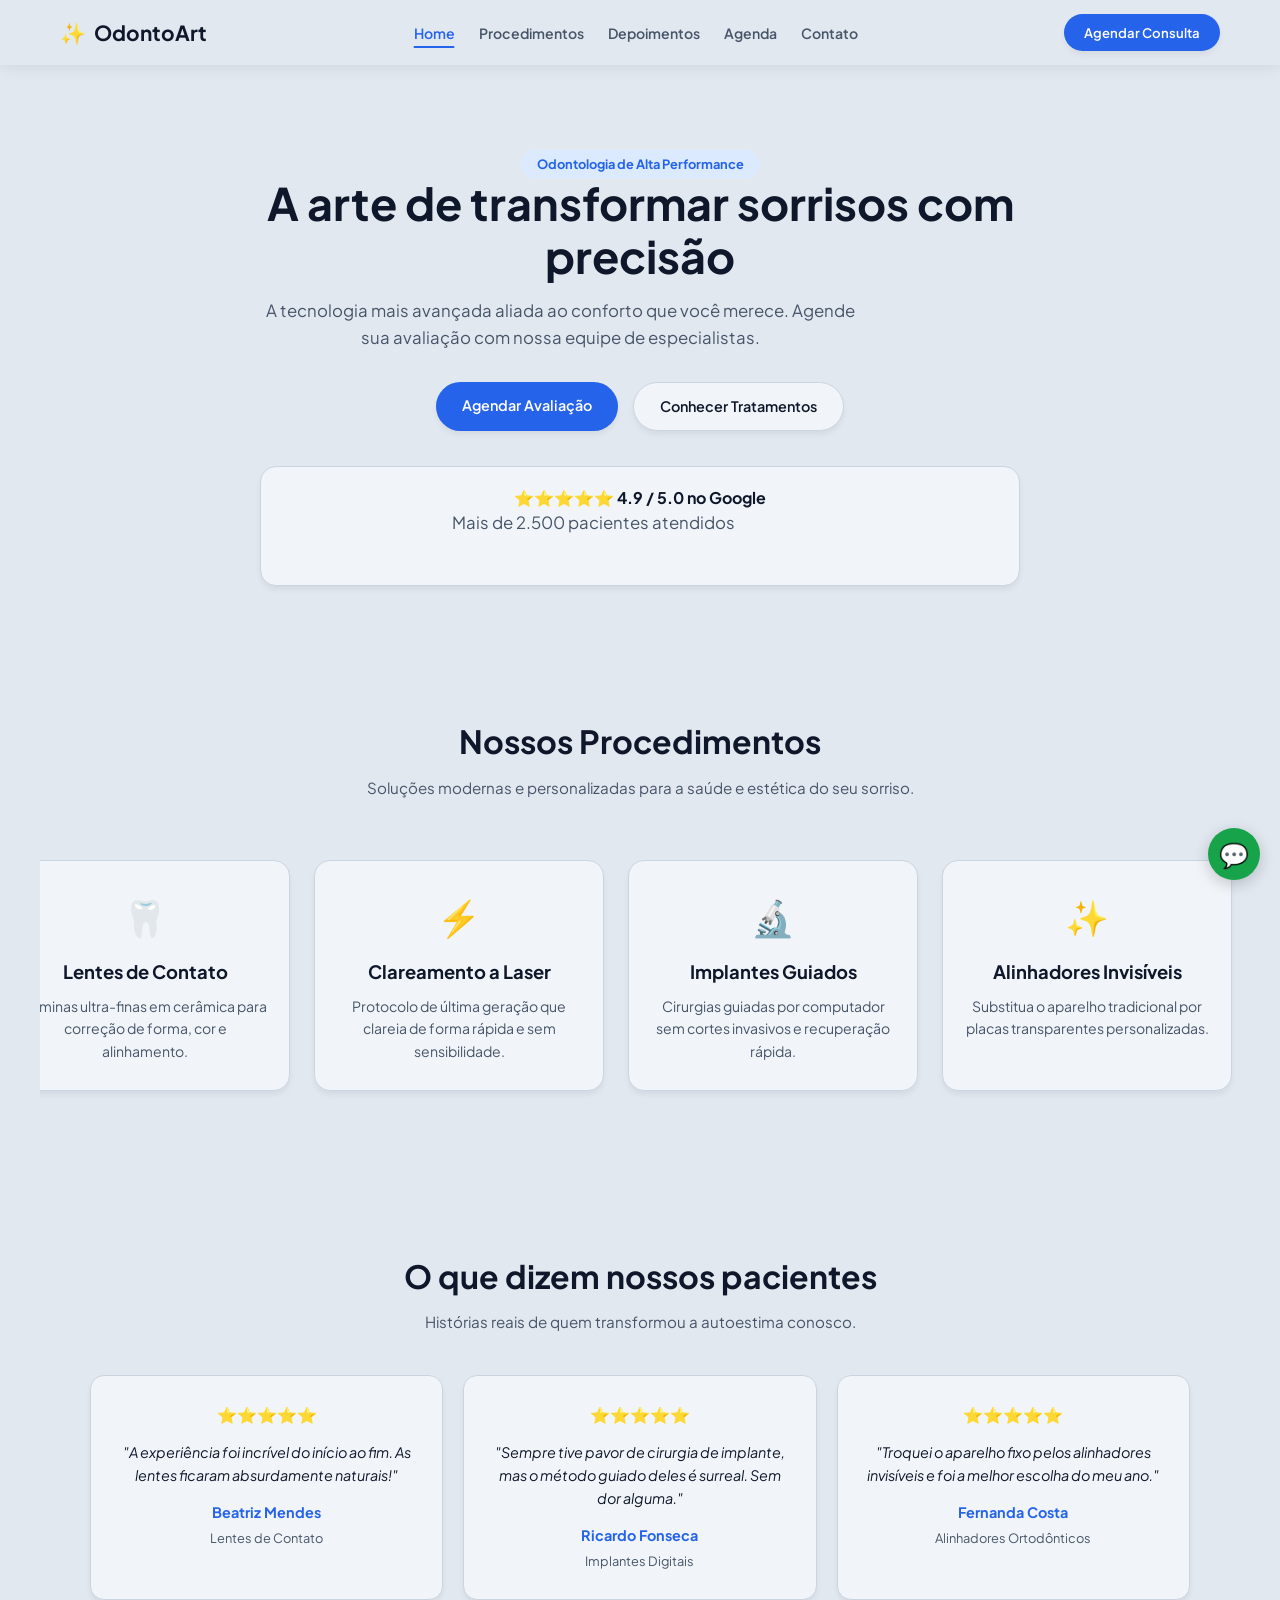
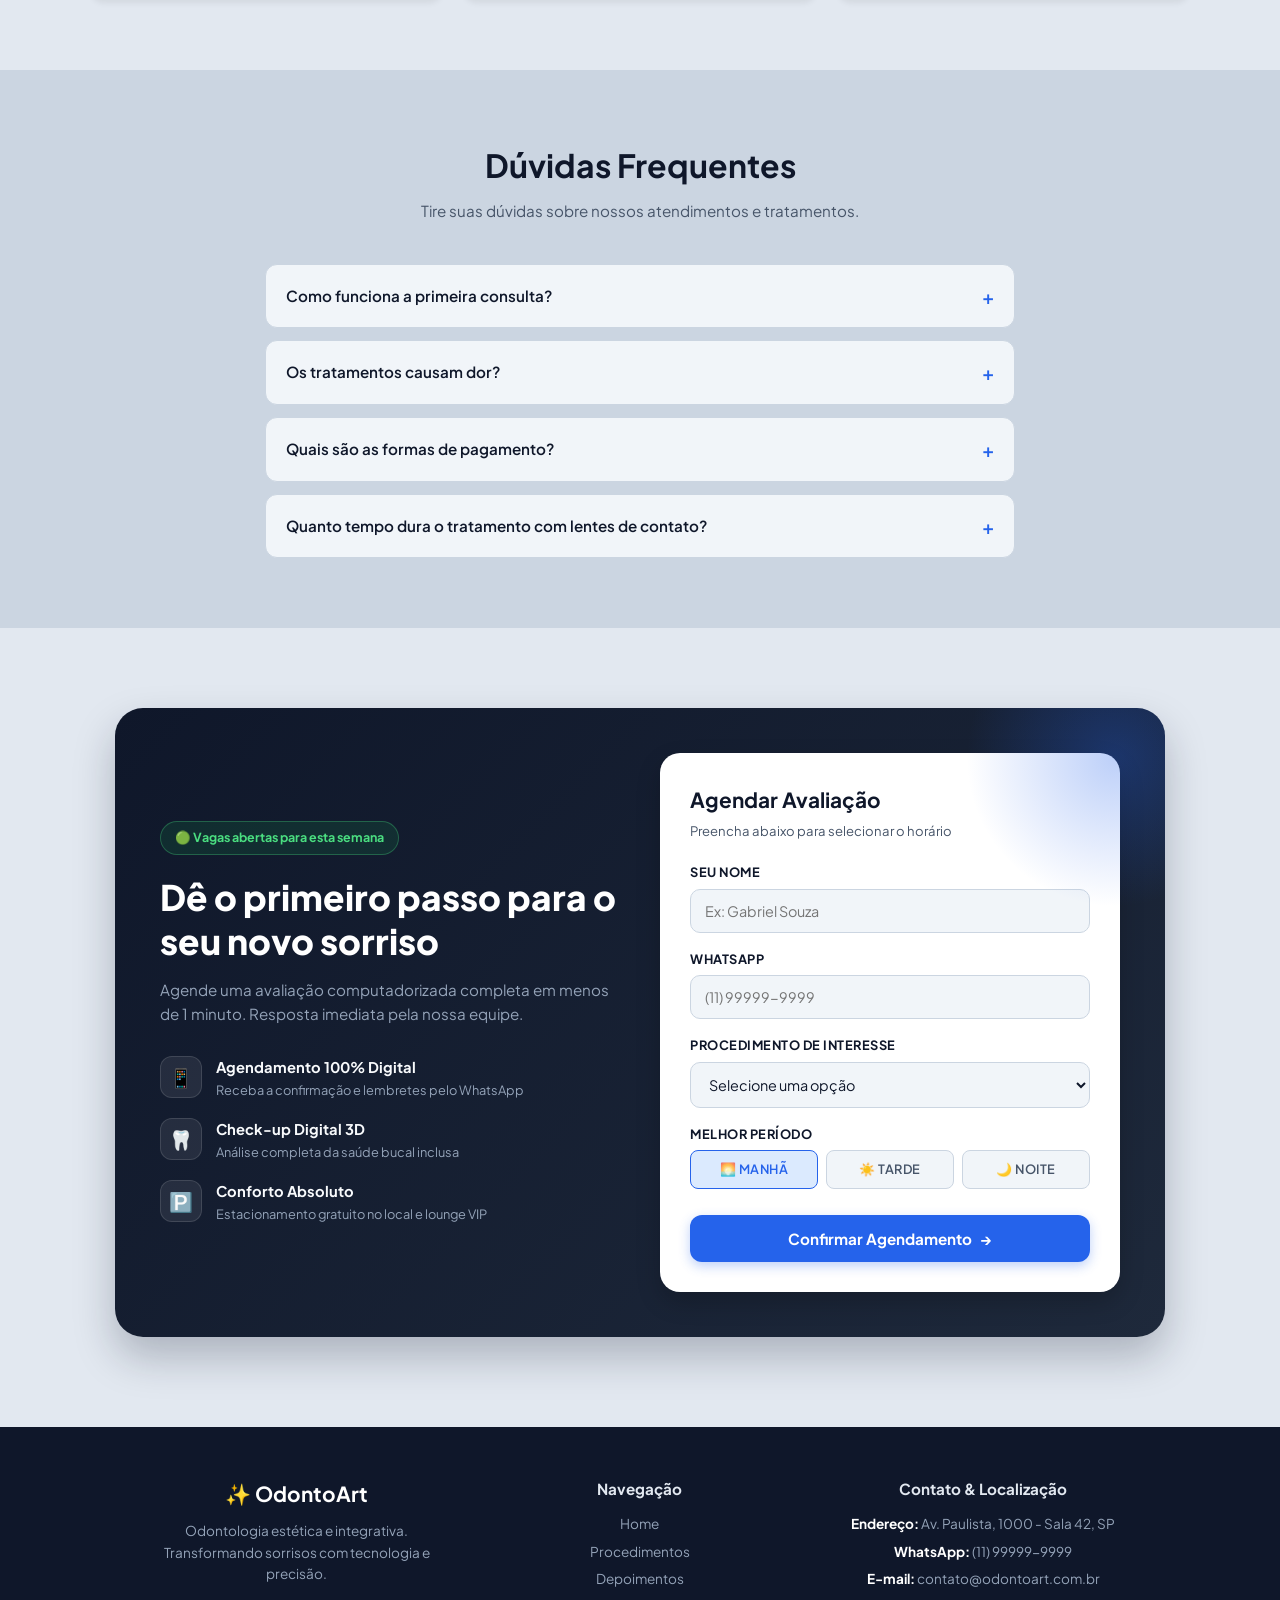
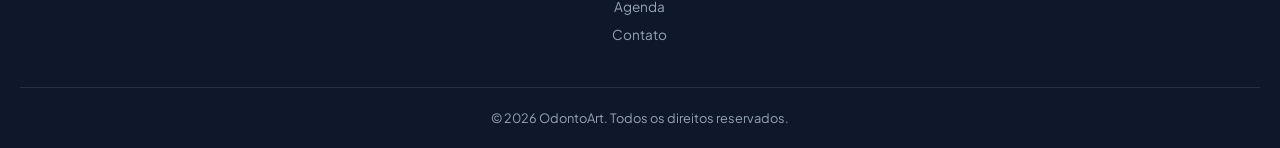
<file: index.html>
<!DOCTYPE html>
<html lang="pt-BR">
<head>
  <meta charset="UTF-8">
  <meta name="viewport" content="width=device-width, initial-scale=1.0">
  <title>OdontoArt - Home</title>
  <link href="https://fonts.googleapis.com/css2?family=Plus+Jakarta+Sans:wght@300;400;500;600;700;800&display=swap" rel="stylesheet">
  <link rel="stylesheet" href="styles.css">
</head>
<body>

  <!-- Header / Navbar -->
  <header>
    <div class="header-container">
      <div class="logo">
        <span class="logo-icon">✨</span> OdontoArt
      </div>
      <nav>
        <ul>
          <li><a href="index.html" class="nav-link active">Home</a></li>
          <li><a href="procedimentos.html" class="nav-link">Procedimentos</a></li>
          <li><a href="depoimentos.html" class="nav-link">Depoimentos</a></li>
          <li><a href="agendas.html" class="nav-link">Agenda</a></li>
          <li><a href="contato.html" class="nav-link">Contato</a></li>
        </ul>
      </nav>
      <a href="https://wa.me/5511999999999?text=Olá!%20Gostaria%20de%20agendar%20uma%20consulta%20na%20OdontoArt." target="_blank" class="btn-header">Agendar Consulta</a>
    </div>
  </header>

  <main>
    <!-- Hero / Apresentação Inicial -->
    <section class="hero-section">
      <div class="hero-content">
        <span class="badge">Odontologia de Alta Performance</span>
        <h1>A arte de transformar sorrisos com precisão</h1>
        <p>A tecnologia mais avançada aliada ao conforto que você merece. Agende sua avaliação com nossa equipe de especialistas.</p>
        <div class="hero-btns">
          <a href="#agendamento" class="btn-primary">Agendar Avaliação</a>
          <a href="procedimentos.html" class="btn-secondary">Conhecer Tratamentos</a>
        </div>
        <div class="hero-card-center">
          <span class="stars">⭐⭐⭐⭐⭐</span>
          <strong>4.9 / 5.0 no Google</strong>
          <p>Mais de 2.500 pacientes atendidos</p>
        </div>
      </div>
    </section>

    <!-- Procedimentos (Carrossel Automático Passando) -->
    <section class="section-padding overflow-hidden">
      <div class="section-header">
        <h2>Nossos Procedimentos</h2>
        <p>Soluções modernas e personalizadas para a saúde e estética do seu sorriso.</p>
      </div>

      <div class="marquee-container">
        <div class="marquee-track">
          <!-- Bloco Original -->
          <div class="card-proc">
            <div class="card-icon">🦷</div>
            <h3>Lentes de Contato</h3>
            <p>Lâminas ultra-finas em cerâmica para correção de forma, cor e alinhamento.</p>
          </div>
          <div class="card-proc">
            <div class="card-icon">⚡</div>
            <h3>Clareamento a Laser</h3>
            <p>Protocolo de última geração que clareia de forma rápida e sem sensibilidade.</p>
          </div>
          <div class="card-proc">
            <div class="card-icon">🔬</div>
            <h3>Implantes Guiados</h3>
            <p>Cirurgias guiadas por computador sem cortes invasivos e recuperação rápida.</p>
          </div>
          <div class="card-proc">
            <div class="card-icon">✨</div>
            <h3>Alinhadores Invisíveis</h3>
            <p>Substitua o aparelho tradicional por placas transparentes personalizadas.</p>
          </div>
          <div class="card-proc">
            <div class="card-icon">💎</div>
            <h3>Harmonização Facial</h3>
            <p>Tratamentos estéticos integrados para simetria perfeita do rosto.</p>
          </div>
          <div class="card-proc">
            <div class="card-icon">🧼</div>
            <h3>Limpeza Profunda</h3>
            <p>Remoção de placa, tártaro e polimento dental com ultrassom.</p>
          </div>

          <!-- Duplicação para loop contínuo -->
          <div class="card-proc">
            <div class="card-icon">🦷</div>
            <h3>Lentes de Contato</h3>
            <p>Lâminas ultra-finas em cerâmica para correção de forma, cor e alinhamento.</p>
          </div>
          <div class="card-proc">
            <div class="card-icon">⚡</div>
            <h3>Clareamento a Laser</h3>
            <p>Protocolo de última geração que clareia de forma rápida e sem sensibilidade.</p>
          </div>
          <div class="card-proc">
            <div class="card-icon">🔬</div>
            <h3>Implantes Guiados</h3>
            <p>Cirurgias guiadas por computador sem cortes invasivos e recuperação rápida.</p>
          </div>
          <div class="card-proc">
            <div class="card-icon">✨</div>
            <h3>Alinhadores Invisíveis</h3>
            <p>Substitua o aparelho tradicional por placas transparentes personalizadas.</p>
          </div>
          <div class="card-proc">
            <div class="card-icon">💎</div>
            <h3>Harmonização Facial</h3>
            <p>Tratamentos estéticos integrados para simetria perfeita do rosto.</p>
          </div>
          <div class="card-proc">
            <div class="card-icon">🧼</div>
            <h3>Limpeza Profunda</h3>
            <p>Remoção de placa, tártaro e polimento dental com ultrassom.</p>
          </div>
        </div>
      </div>
    </section>

    <!-- Depoimentos / Avaliações -->
    <section class="section-padding">
      <div class="section-header">
        <h2>O que dizem nossos pacientes</h2>
        <p>Histórias reais de quem transformou a autoestima conosco.</p>
      </div>

      <div class="testimonials-grid">
        <div class="testimonial-card">
          <div class="stars">⭐⭐⭐⭐⭐</div>
          <p>"A experiência foi incrível do início ao fim. As lentes ficaram absurdamente naturais!"</p>
          <div class="author">
            <strong>Beatriz Mendes</strong>
            <span>Lentes de Contato</span>
          </div>
        </div>
        <div class="testimonial-card">
          <div class="stars">⭐⭐⭐⭐⭐</div>
          <p>"Sempre tive pavor de cirurgia de implante, mas o método guiado deles é surreal. Sem dor alguma."</p>
          <div class="author">
            <strong>Ricardo Fonseca</strong>
            <span>Implantes Digitais</span>
          </div>
        </div>
        <div class="testimonial-card">
          <div class="stars">⭐⭐⭐⭐⭐</div>
          <p>"Troquei o aparelho fixo pelos alinhadores invisíveis e foi a melhor escolha do meu ano."</p>
          <div class="author">
            <strong>Fernanda Costa</strong>
            <span>Alinhadores Ortodônticos</span>
          </div>
        </div>
      </div>
    </section>

    <!-- Perguntas Frequentes (FAQ) -->
    <section class="section-padding section-alt">
      <div class="section-header">
        <h2>Dúvidas Frequentes</h2>
        <p>Tire suas dúvidas sobre nossos atendimentos e tratamentos.</p>
      </div>

      <div class="faq-container">
        <details class="faq-item">
          <summary>Como funciona a primeira consulta?</summary>
          <p>Realizamos um escaneamento digital 3D completo da sua boca e uma avaliação detalhada para entender suas necessidades e planejar o melhor tratamento.</p>
        </details>
        <details class="faq-item">
          <summary>Os tratamentos causam dor?</summary>
          <p>Utilizamos anestesia computadorizada e técnicas minimamente invasivas para garantir o máximo de conforto durante e após qualquer procedimento.</p>
        </details>
        <details class="faq-item">
          <summary>Quais são as formas de pagamento?</summary>
          <p>Aceitamos cartões de crédito em até 12x, PIX, boleto bancário e planos de parcelamento próprios sob consulta.</p>
        </details>
        <details class="faq-item">
          <summary>Quanto tempo dura o tratamento com lentes de contato?</summary>
          <p>O processo completo costuma levar entre 2 e 3 sessões, desde o planejamento digital até a cimentação final das peças.</p>
        </details>
      </div>
    </section>

    <!-- SEÇÃO DE AGENDAMENTO PREMIUM (RENOVADA E NO FINAL) -->
    <section id="agendamento" class="section-padding booking-hero-wrapper">
      <div class="booking-glass-card">
        
        <!-- Coluna Esquerda: Informações & Benefícios -->
        <div class="booking-info-col">
          <span class="booking-status-tag">🟢 Vagas abertas para esta semana</span>
          <h2>Dê o primeiro passo para o seu novo sorriso</h2>
          <p>Agende uma avaliação computadorizada completa em menos de 1 minuto. Resposta imediata pela nossa equipe.</p>
          
          <div class="booking-perks">
            <div class="perk-item">
              <div class="perk-icon">📱</div>
              <div>
                <strong>Agendamento 100% Digital</strong>
                <p>Receba a confirmação e lembretes pelo WhatsApp</p>
              </div>
            </div>
            <div class="perk-item">
              <div class="perk-icon">🦷</div>
              <div>
                <strong>Check-up Digital 3D</strong>
                <p>Análise completa da saúde bucal inclusa</p>
              </div>
            </div>
            <div class="perk-item">
              <div class="perk-icon">🅿️</div>
              <div>
                <strong>Conforto Absoluto</strong>
                <p>Estacionamento gratuito no local e lounge VIP</p>
              </div>
            </div>
          </div>
        </div>

        <!-- Coluna Direita: Formulário Interativo -->
        <div class="booking-form-col">
          <div class="form-header">
            <h3>Agendar Avaliação</h3>
            <span>Preencha abaixo para selecionar o horário</span>
          </div>

          <form class="interactive-booking-form" onsubmit="event.preventDefault(); alert('Agendamento enviado! Entraremos em contato via WhatsApp.');">
            <div class="field-group">
              <label>Seu Nome</label>
              <input type="text" placeholder="Ex: Gabriel Souza" required>
            </div>

            <div class="field-group">
              <label>WhatsApp</label>
              <input type="tel" placeholder="(11) 99999-9999" required>
            </div>

            <div class="field-group">
              <label>Procedimento de Interesse</label>
              <select required>
                <option value="" disabled selected>Selecione uma opção</option>
                <option value="lentes">Lentes de Contato / Facetas</option>
                <option value="clareamento">Clareamento Dental</option>
                <option value="implante">Implantes Dentários</option>
                <option value="alinhadores">Alinhadores Invisíveis</option>
                <option value="avaliacao">Avaliação Geral / Limpeza</option>
              </select>
            </div>

            <div class="field-group">
              <label>Melhor Período</label>
              <div class="period-pills">
                <label class="pill-option">
                  <input type="radio" name="periodo" value="manha" checked>
                  <span>🌅 Manhã</span>
                </label>
                <label class="pill-option">
                  <input type="radio" name="periodo" value="tarde">
                  <span>☀️ Tarde</span>
                </label>
                <label class="pill-option">
                  <input type="radio" name="periodo" value="noite">
                  <span>🌙 Noite</span>
                </label>
              </div>
            </div>

            <button type="submit" class="btn-booking-submit">
              <span>Confirmar Agendamento</span>
              <span class="btn-arrow">→</span>
            </button>
          </form>
        </div>

      </div>
    </section>
  </main>

  <!-- Footer -->
  <footer>
    <div class="footer-container">
      <div class="footer-col brand-col">
        <div class="logo">✨ OdontoArt</div>
        <p>Odontologia estética e integrativa. Transformando sorrisos com tecnologia e precisão.</p>
      </div>
      <div class="footer-col">
        <h4>Navegação</h4>
        <ul>
          <li><a href="index.html">Home</a></li>
          <li><a href="procedimentos.html">Procedimentos</a></li>
          <li><a href="depoimentos.html">Depoimentos</a></li>
          <li><a href="agendas.html">Agenda</a></li>
          <li><a href="contato.html">Contato</a></li>
        </ul>
      </div>
      <div class="footer-col">
        <h4>Contato & Localização</h4>
        <ul class="contact-footer-list">
          <li><strong>Endereço:</strong> Av. Paulista, 1000 - Sala 42, SP</li>
          <li><strong>WhatsApp:</strong> (11) 99999-9999</li>
          <li><strong>E-mail:</strong> contato@odontoart.com.br</li>
        </ul>
      </div>
    </div>
    <div class="footer-bottom">
      <p>&copy; 2026 OdontoArt. Todos os direitos reservados.</p>
    </div>
  </footer>

  <a href="https://wa.me/" class="whatsapp-btn" target="_blank" aria-label="WhatsApp">💬</a>
</body>
</html>
</file>
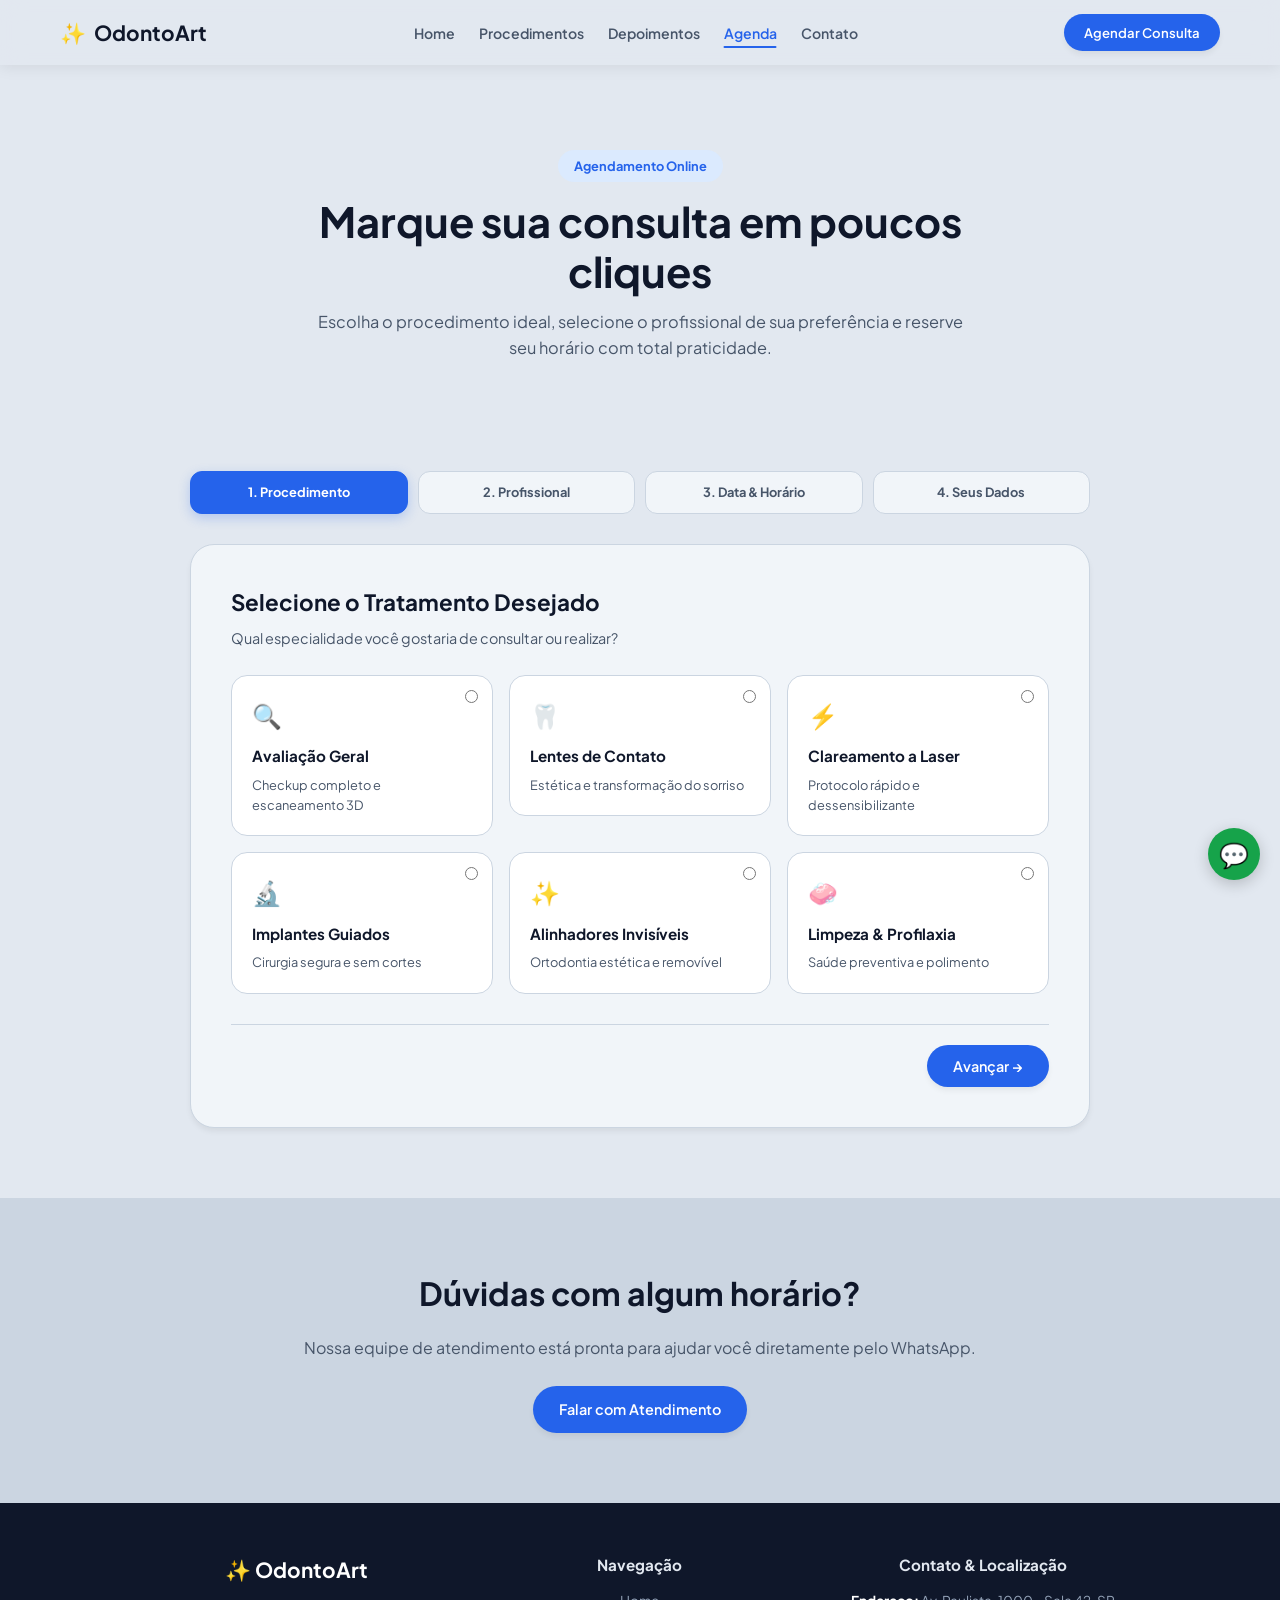
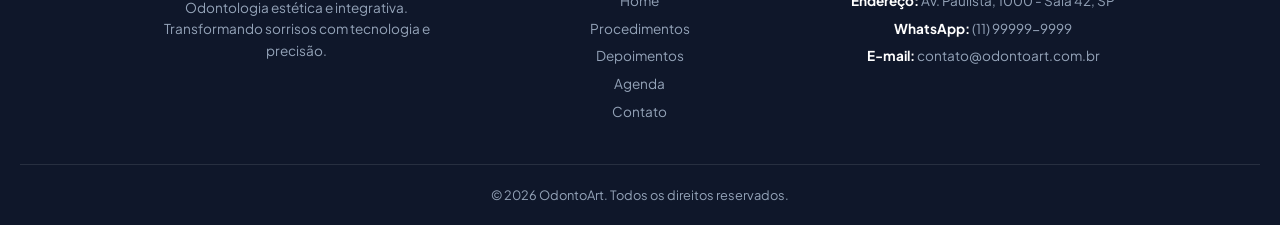
<file: agendas.html>
<!DOCTYPE html>
<html lang="pt-BR">
<head>
  <meta charset="UTF-8">
  <meta name="viewport" content="width=device-width, initial-scale=1.0">
  <title>OdontoArt - Agenda & Agendamento</title>
  <link href="https://fonts.googleapis.com/css2?family=Plus+Jakarta+Sans:wght@300;400;500;600;700;800&display=swap" rel="stylesheet">
  <link rel="stylesheet" href="agendas.css">
</head>
<body>

  <!-- Header / Navbar -->
  <header>
    <div class="header-container">
      <div class="logo">
        <span class="logo-icon">✨</span> OdontoArt
      </div>
      <nav>
        <ul>
          <li><a href="index.html" class="nav-link">Home</a></li>
          <li><a href="procedimentos.html" class="nav-link">Procedimentos</a></li>
          <li><a href="depoimentos.html" class="nav-link">Depoimentos</a></li>
          <li><a href="agendas.html" class="nav-link active">Agenda</a></li>
          <li><a href="contato.html" class="nav-link">Contato</a></li>
        </ul>
      </nav>
      <a href="https://wa.me/5511999999999?text=Olá!%20Gostaria%20de%20agendar%20uma%20consulta%20na%20OdontoArt." target="_blank" class="btn-header">Agendar Consulta</a>
    </div>
  </header>

  <main>
    <!-- Hero da Página de Agenda -->
    <section class="page-hero">
      <span class="badge">Agendamento Online</span>
      <h1>Marque sua consulta em poucos cliques</h1>
      <p>Escolha o procedimento ideal, selecione o profissional de sua preferência e reserve seu horário com total praticidade.</p>
    </section>

    <!-- Sistema de Agendamento Interativo -->
    <section class="section-padding">
      <div class="booking-container">
        
        <!-- Indicador de Etapas -->
        <div class="booking-steps-indicator">
          <div class="step-indicator active" id="indicator-1">1. Procedimento</div>
          <div class="step-indicator" id="indicator-2">2. Profissional</div>
          <div class="step-indicator" id="indicator-3">3. Data & Horário</div>
          <div class="step-indicator" id="indicator-4">4. Seus Dados</div>
        </div>

        <!-- Formulário / Wizard de Agendamento -->
        <form id="bookingForm" class="booking-card" onsubmit="confirmBooking(event)">
          
          <!-- ETAPA 1: Procedimento -->
          <div class="booking-step active" id="step-1">
            <h3>Selecione o Tratamento Desejado</h3>
            <p class="step-desc">Qual especialidade você gostaria de consultar ou realizar?</p>
            
            <div class="options-grid">
              <label class="select-card">
                <input type="radio" name="procedimento" value="Avaliação Geral / Escaneamento 3D" required>
                <div class="card-body-opt">
                  <span class="opt-icon">🔍</span>
                  <strong>Avaliação Geral</strong>
                  <span>Checkup completo e escaneamento 3D</span>
                </div>
              </label>

              <label class="select-card">
                <input type="radio" name="procedimento" value="Lentes de Contato Dental">
                <div class="card-body-opt">
                  <span class="opt-icon">🦷</span>
                  <strong>Lentes de Contato</strong>
                  <span>Estética e transformação do sorriso</span>
                </div>
              </label>

              <label class="select-card">
                <input type="radio" name="procedimento" value="Clareamento a Laser">
                <div class="card-body-opt">
                  <span class="opt-icon">⚡</span>
                  <strong>Clareamento a Laser</strong>
                  <span>Protocolo rápido e dessensibilizante</span>
                </div>
              </label>

              <label class="select-card">
                <input type="radio" name="procedimento" value="Implantes Dentários">
                <div class="card-body-opt">
                  <span class="opt-icon">🔬</span>
                  <strong>Implantes Guiados</strong>
                  <span>Cirurgia segura e sem cortes</span>
                </div>
              </label>

              <label class="select-card">
                <input type="radio" name="procedimento" value="Alinhadores Invisíveis">
                <div class="card-body-opt">
                  <span class="opt-icon">✨</span>
                  <strong>Alinhadores Invisíveis</strong>
                  <span>Ortodontia estética e removível</span>
                </div>
              </label>

              <label class="select-card">
                <input type="radio" name="procedimento" value="Limpeza / Profilaxia">
                <div class="card-body-opt">
                  <span class="opt-icon">🧼</span>
                  <strong>Limpeza & Profilaxia</strong>
                  <span>Saúde preventiva e polimento</span>
                </div>
              </label>
            </div>

            <div class="wizard-actions right">
              <button type="button" class="btn-primary" onclick="nextStep(2)">Avançar →</button>
            </div>
          </div>

          <!-- ETAPA 2: Profissional -->
          <div class="booking-step" id="step-2">
            <h3>Escolha o Profissional</h3>
            <p class="step-desc">Selecione o especialista de sua preferência ou escolha o primeiro disponível.</p>
            
            <div class="options-grid">
              <label class="select-card">
                <input type="radio" name="profissional" value="Dr. Carlos Eduardo (CRO-SP 12345)" required>
                <div class="card-body-opt">
                  <span class="opt-icon">👨‍⚕️</span>
                  <strong>Dr. Carlos Eduardo</strong>
                  <span>Implantodontia & Cirurgia Avançada</span>
                </div>
              </label>

              <label class="select-card">
                <input type="radio" name="profissional" value="Dra. Mariana Souza (CRO-SP 54321)">
                <div class="card-body-opt">
                  <span class="opt-icon">👩‍⚕️</span>
                  <strong>Dra. Mariana Souza</strong>
                  <span>Estética Dental & Lentes</span>
                </div>
              </label>

              <label class="select-card">
                <input type="radio" name="profissional" value="Dr. Rafael Lima (CRO-SP 98765)">
                <div class="card-body-opt">
                  <span class="opt-icon">👨‍⚕️</span>
                  <strong>Dr. Rafael Lima</strong>
                  <span>Ortodontia & Alinhadores</span>
                </div>
              </label>

              <label class="select-card">
                <input type="radio" name="profissional" value="Primeiro Profissional Disponível">
                <div class="card-body-opt">
                  <span class="opt-icon">⭐</span>
                  <strong>Qualquer Especialista</strong>
                  <span>Atendimento mais ágil na agenda</span>
                </div>
              </label>
            </div>

            <div class="wizard-actions space-between">
              <button type="button" class="btn-secondary" onclick="prevStep(1)">← Voltar</button>
              <button type="button" class="btn-primary" onclick="nextStep(3)">Avançar →</button>
            </div>
          </div>

          <!-- ETAPA 3: Data e Horário -->
          <div class="booking-step" id="step-3">
            <h3>Data e Horário da Consulta</h3>
            <p class="step-desc">Selecione o dia e o período de sua preferência.</p>
            
            <div class="datetime-grid">
              <div class="form-group">
                <label for="bookingDate">Data Desejada</label>
                <input type="date" id="bookingDate" name="data" required>
              </div>

              <div class="form-group">
                <label for="bookingTime">Horário de Preferência</label>
                <select id="bookingTime" name="horario" required>
                  <option value="">Selecione um horário...</option>
                  <option value="09:00 - Manhã">09:00 - Manhã</option>
                  <option value="10:30 - Manhã">10:30 - Manhã</option>
                  <option value="13:30 - Tarde">13:30 - Tarde</option>
                  <option value="15:00 - Tarde">15:00 - Tarde</option>
                  <option value="17:00 - Fim de Tarde">17:00 - Fim de Tarde</option>
                </select>
              </div>
            </div>

            <div class="wizard-actions space-between">
              <button type="button" class="btn-secondary" onclick="prevStep(2)">← Voltar</button>
              <button type="button" class="btn-primary" onclick="nextStep(4)">Avançar →</button>
            </div>
          </div>

          <!-- ETAPA 4: Dados do Paciente -->
          <div class="booking-step" id="step-4">
            <h3>Informações de Contato</h3>
            <p class="step-desc">Preencha seus dados para confirmarmos o agendamento via WhatsApp.</p>
            
            <div class="user-info-grid">
              <div class="form-group">
                <label for="clientName">Nome Completo</label>
                <input type="text" id="clientName" name="nome" required placeholder="Ex: Lucas Ferreira">
              </div>

              <div class="form-group">
                <label for="clientPhone">WhatsApp / Telefone</label>
                <input type="tel" id="clientPhone" name="telefone" required placeholder="Ex: (11) 98888-8888">
              </div>

              <div class="form-group full-width">
                <label for="clientEmail">E-mail (Opcional)</label>
                <input type="email" id="clientEmail" name="email" placeholder="seu@email.com">
              </div>
            </div>

            <div class="wizard-actions space-between">
              <button type="button" class="btn-secondary" onclick="prevStep(3)">← Voltar</button>
              <button type="submit" class="btn-primary btn-success">Confirmar Agendamento 🚀</button>
            </div>
          </div>

        </form>
      </div>
    </section>

    <!-- Call to Action Suporte -->
    <section class="section-padding section-alt">
      <div class="cta-banner">
        <h2>Dúvidas com algum horário?</h2>
        <p>Nossa equipe de atendimento está pronta para ajudar você diretamente pelo WhatsApp.</p>
        <a href="https://wa.me/" target="_blank" class="btn-primary">Falar com Atendimento</a>
      </div>
    </section>
  </main>

  <!-- Footer -->
  <footer>
    <div class="footer-container">
      <div class="footer-col brand-col">
        <div class="logo">✨ OdontoArt</div>
        <p>Odontologia estética e integrativa. Transformando sorrisos com tecnologia e precisão.</p>
      </div>
      <div class="footer-col">
        <h4>Navegação</h4>
        <ul>
          <li><a href="index.html">Home</a></li>
          <li><a href="procedimentos.html">Procedimentos</a></li>
          <li><a href="depoimentos.html">Depoimentos</a></li>
          <li><a href="agendas.html">Agenda</a></li>
          <li><a href="contato.html">Contato</a></li>
        </ul>
      </div>
      <div class="footer-col">
        <h4>Contato & Localização</h4>
        <ul class="contact-footer-list">
          <li><strong>Endereço:</strong> Av. Paulista, 1000 - Sala 42, SP</li>
          <li><strong>WhatsApp:</strong> (11) 99999-9999</li>
          <li><strong>E-mail:</strong> contato@odontoart.com.br</li>
        </ul>
      </div>
    </div>
    <div class="footer-bottom">
      <p>&copy; 2026 OdontoArt. Todos os direitos reservados.</p>
    </div>
  </footer>

  <a href="https://wa.me/" class="whatsapp-btn" target="_blank" aria-label="WhatsApp">💬</a>

  <!-- Script do Wizard de Agendamento -->
  <script>
    function nextStep(step) {
      // Validação básica da etapa atual
      if (step === 2) {
        const procSelected = document.querySelector('input[name="procedimento"]:checked');
        if (!procSelected) {
          alert('Por favor, selecione um procedimento.');
          return;
        }
      } else if (step === 3) {
        const profSelected = document.querySelector('input[name="profissional"]:checked');
        if (!profSelected) {
          alert('Por favor, selecione um profissional.');
          return;
        }
      } else if (step === 4) {
        const dateVal = document.getElementById('bookingDate').value;
        const timeVal = document.getElementById('bookingTime').value;
        if (!dateVal || !timeVal) {
          alert('Por favor, preencha a data e o horário desejados.');
          return;
        }
      }

      // Oculta todas as etapas
      const steps = document.querySelectorAll('.booking-step');
      steps.forEach(s => s.classList.remove('active'));

      // Remove active de todos os indicadores
      const indicators = document.querySelectorAll('.step-indicator');
      indicators.forEach(ind => ind.classList.remove('active'));

      // Mostra a etapa correta e ativa indicador
      document.getElementById('step-' + step).classList.add('active');
      document.getElementById('indicator-' + step).classList.add('active');
      window.scrollTo({ top: 300, behavior: 'smooth' });
    }

    function prevStep(step) {
      const steps = document.querySelectorAll('.booking-step');
      steps.forEach(s => s.classList.remove('active'));

      const indicators = document.querySelectorAll('.step-indicator');
      indicators.forEach(ind => ind.classList.remove('active'));

      document.getElementById('step-' + step).classList.add('active');
      document.getElementById('indicator-' + step).classList.add('active');
      window.scrollTo({ top: 300, behavior: 'smooth' });
    }

    function confirmBooking(event) {
      event.preventDefault();

      const nome = document.getElementById('clientName').value;
      const telefone = document.getElementById('clientPhone').value;
      const procedimento = document.querySelector('input[name="procedimento"]:checked').value;
      const profissional = document.querySelector('input[name="profissional"]:checked').value;
      const data = document.getElementById('bookingDate').value;
      const horario = document.getElementById('bookingTime').value;

      alert(`Parabéns, ${nome}! Seu agendamento para "${procedimento}" com ${profissional} no dia ${data} (${horario}) foi pré-reservado com sucesso. Entraremos em contato via WhatsApp para confirmação final.`);
      
      document.getElementById('bookingForm').reset();
      nextStep(1);
    }
  </script>
</body>
</html>
</file>
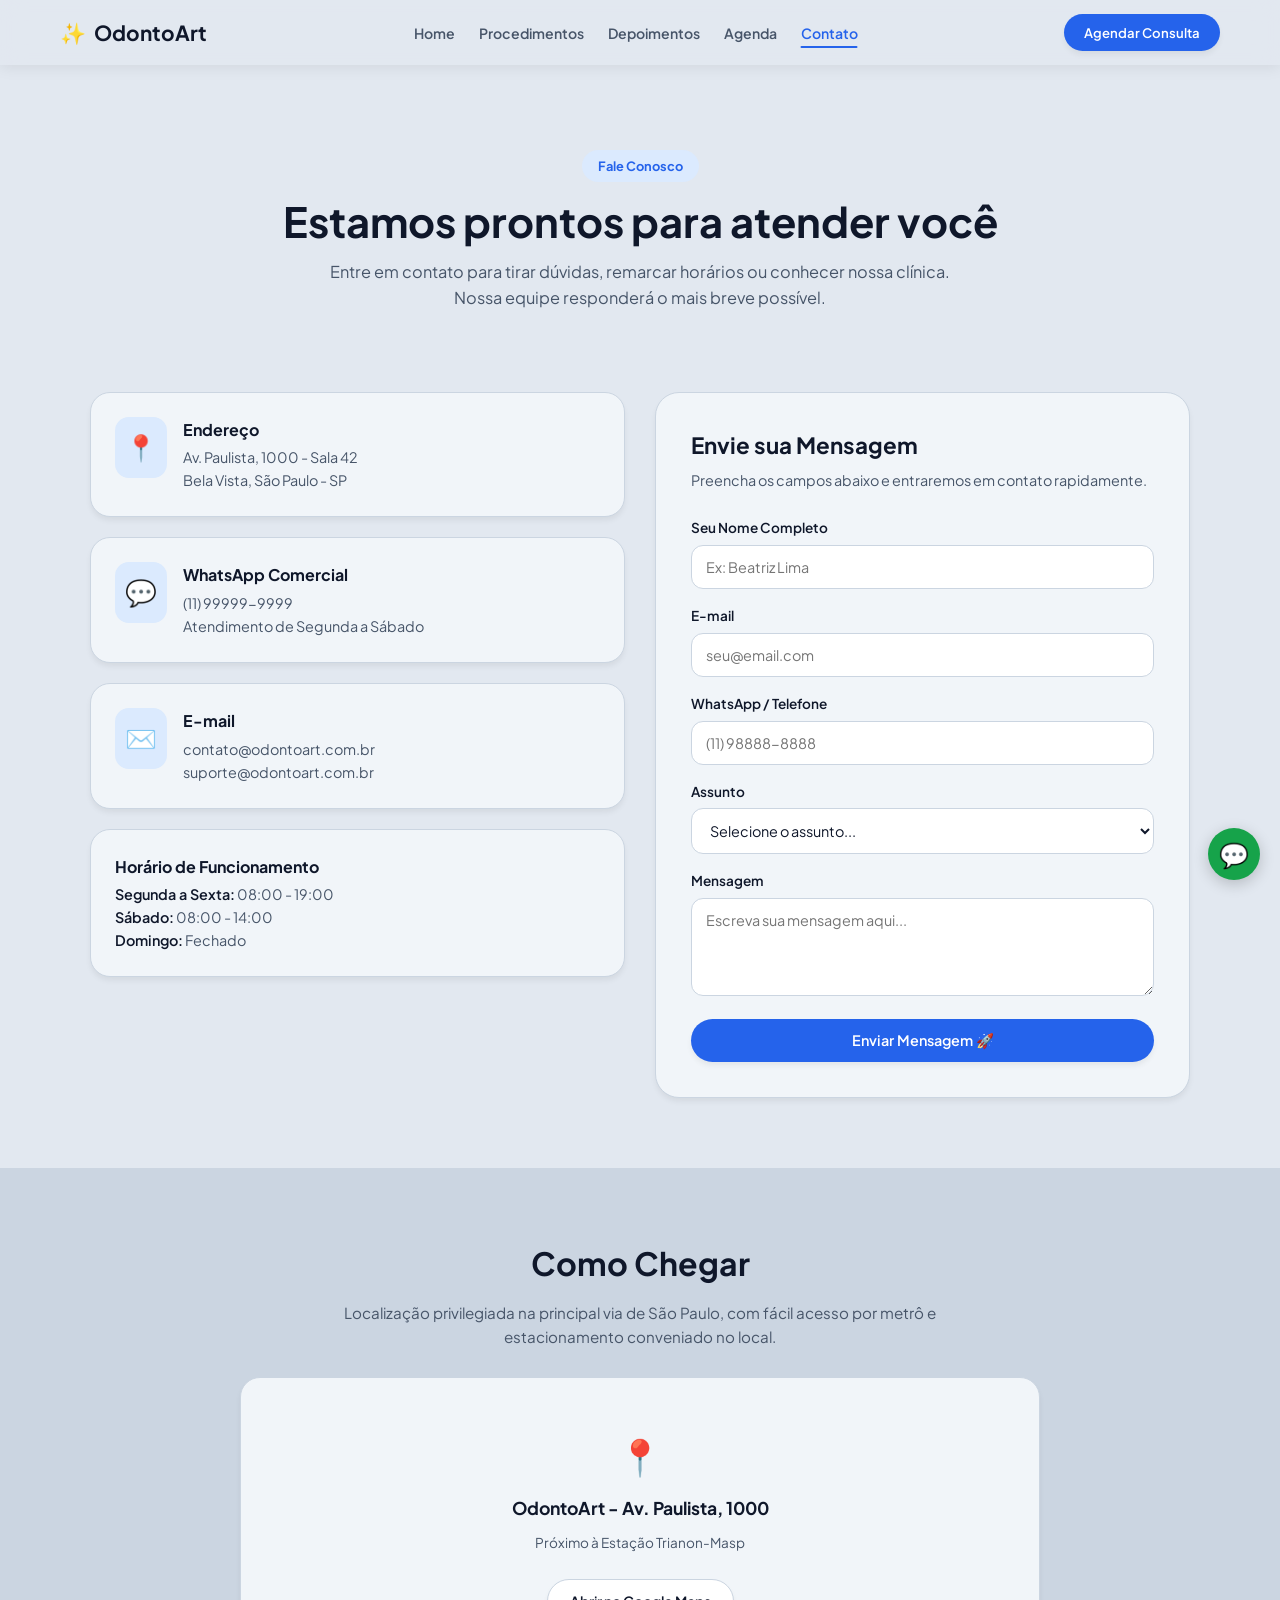
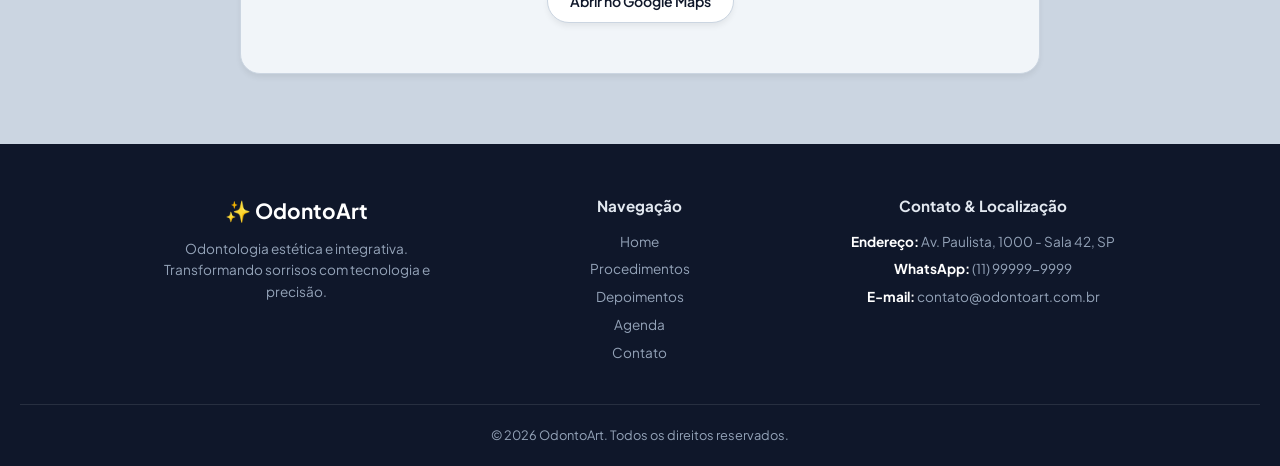
<file: contato.html>
<!DOCTYPE html>
<html lang="pt-BR">
<head>
  <meta charset="UTF-8">
  <meta name="viewport" content="width=device-width, initial-scale=1.0">
  <title>OdontoArt - Contato & Localização</title>
  <link href="https://fonts.googleapis.com/css2?family=Plus+Jakarta+Sans:wght@300;400;500;600;700;800&display=swap" rel="stylesheet">
  <link rel="stylesheet" href="contato.css">
</head>
<body>

  <!-- Header / Navbar -->
  <header>
    <div class="header-container">
      <div class="logo">
        <span class="logo-icon">✨</span> OdontoArt
      </div>
      <nav>
        <ul>
          <li><a href="index.html" class="nav-link">Home</a></li>
          <li><a href="procedimentos.html" class="nav-link">Procedimentos</a></li>
          <li><a href="depoimentos.html" class="nav-link">Depoimentos</a></li>
          <li><a href="agenda.html" class="nav-link">Agenda</a></li>
          <li><a href="contato.html" class="nav-link active">Contato</a></li>
        </ul>
      </nav>
      <a href="https://wa.me/5511999999999?text=Olá!%20Gostaria%20de%20agendar%20uma%20consulta%20na%20OdontoArt." target="_blank" class="btn-header">Agendar Consulta</a>
    </div>
  </header>

  <main>
    <!-- Hero da Página de Contato -->
    <section class="page-hero">
      <span class="badge">Fale Conosco</span>
      <h1>Estamos prontos para atender você</h1>
      <p>Entre em contato para tirar dúvidas, remarcar horários ou conhecer nossa clínica. Nossa equipe responderá o mais breve possível.</p>
    </section>

    <!-- Seção de Canais de Contato e Formulário -->
    <section class="section-padding contact-main-section">
      <div class="contact-grid">
        
        <!-- Coluna de Informações e Cards de Contato -->
        <div class="contact-info-col">
          <div class="contact-card-item">
            <span class="contact-card-icon">📍</span>
            <div>
              <h3>Endereço</h3>
              <p>Av. Paulista, 1000 - Sala 42<br>Bela Vista, São Paulo - SP</p>
            </div>
          </div>

          <div class="contact-card-item">
            <span class="contact-card-icon">💬</span>
            <div>
              <h3>WhatsApp Comercial</h3>
              <p>(11) 99999-9999<br>Atendimento de Segunda a Sábado</p>
            </div>
          </div>

          <div class="contact-card-item">
            <span class="contact-card-icon">✉️</span>
            <div>
              <h3>E-mail</h3>
              <p>contato@odontoart.com.br<br>suporte@odontoart.com.br</p>
            </div>
          </div>

          <div class="contact-card-item">
            <div>
              <h3>Horário de Funcionamento</h3>
              <p class="hours-text">
                <span>Segunda a Sexta:</span> 08:00 - 19:00<br>
                <span>Sábado:</span> 08:00 - 14:00<br>
                <span>Domingo:</span> Fechado
              </p>
            </div>
          </div>
        </div>

        <!-- Coluna do Formulário de Contato -->
        <div class="contact-form-wrapper">
          <form id="contactForm" class="contact-form-card" onsubmit="submitContact(event)">
            <h3>Envie sua Mensagem</h3>
            <p class="form-sub-desc">Preencha os campos abaixo e entraremos em contato rapidamente.</p>

            <div class="form-group">
              <label for="contactName">Seu Nome Completo</label>
              <input type="text" id="contactName" required placeholder="Ex: Beatriz Lima">
            </div>

            <div class="form-group">
              <label for="contactEmail">E-mail</label>
              <input type="email" id="contactEmail" required placeholder="seu@email.com">
            </div>

            <div class="form-group">
              <label for="contactPhone">WhatsApp / Telefone</label>
              <input type="tel" id="contactPhone" required placeholder="(11) 98888-8888">
            </div>

            <div class="form-group">
              <label for="contactSubject">Assunto</label>
              <select id="contactSubject" required>
                <option value="">Selecione o assunto...</option>
                <option value="Dúvida sobre Procedimento">Dúvida sobre Procedimento</option>
                <option value="Agendamento / Consulta">Agendamento / Consulta</option>
                <option value="Orçamento">Orçamento</option>
                <option value="Outros Assuntos">Outros Assuntos</option>
              </select>
            </div>

            <div class="form-group">
              <label for="contactMessage">Mensagem</label>
              <textarea id="contactMessage" rows="4" required placeholder="Escreva sua mensagem aqui..."></textarea>
            </div>

            <button type="submit" class="btn-primary" style="width: 100%;">Enviar Mensagem 🚀</button>
          </form>
        </div>

      </div>
    </section>

    <!-- Seção de Localização / Mapa Simulado -->
    <section class="section-padding section-alt map-section">
      <div class="map-container">
        <h2>Como Chegar</h2>
        <p>Localização privilegiada na principal via de São Paulo, com fácil acesso por metrô e estacionamento conveniado no local.</p>
        <div class="map-box-fake">
          <span class="map-pin">📍</span>
          <strong>OdontoArt - Av. Paulista, 1000</strong>
          <span>Próximo à Estação Trianon-Masp</span>
          <a href="https://maps.google.com" target="_blank" class="btn-secondary" style="margin-top: 15px;">Abrir no Google Maps</a>
        </div>
      </div>
    </section>
  </main>

  <!-- Footer -->
  <footer>
    <div class="footer-container">
      <div class="footer-col brand-col">
        <div class="logo">✨ OdontoArt</div>
        <p>Odontologia estética e integrativa. Transformando sorrisos com tecnologia e precisão.</p>
      </div>
      <div class="footer-col">
        <h4>Navegação</h4>
        <ul>
          <li><a href="index.html">Home</a></li>
          <li><a href="procedimentos.html">Procedimentos</a></li>
          <li><a href="depoimentos.html">Depoimentos</a></li>
          <li><a href="agenda.html">Agenda</a></li>
          <li><a href="contato.html">Contato</a></li>
        </ul>
      </div>
      <div class="footer-col">
        <h4>Contato & Localização</h4>
        <ul class="contact-footer-list">
          <li><strong>Endereço:</strong> Av. Paulista, 1000 - Sala 42, SP</li>
          <li><strong>WhatsApp:</strong> (11) 99999-9999</li>
          <li><strong>E-mail:</strong> contato@odontoart.com.br</li>
        </ul>
      </div>
    </div>
    <div class="footer-bottom">
      <p>&copy; 2026 OdontoArt. Todos os direitos reservados.</p>
    </div>
  </footer>

  <a href="https://wa.me/" class="whatsapp-btn" target="_blank" aria-label="WhatsApp">💬</a>

  <!-- Script de Envio de Contato -->
  <script>
    function submitContact(event) {
      event.preventDefault();
      const name = document.getElementById('contactName').value;
      alert(`Obrigado pela mensagem, ${name}! Sua solicitação foi enviada com sucesso. Nossa equipe entrará em contato em breve.`);
      document.getElementById('contactForm').reset();
    }
  </script>
</body>
</html>
</file>
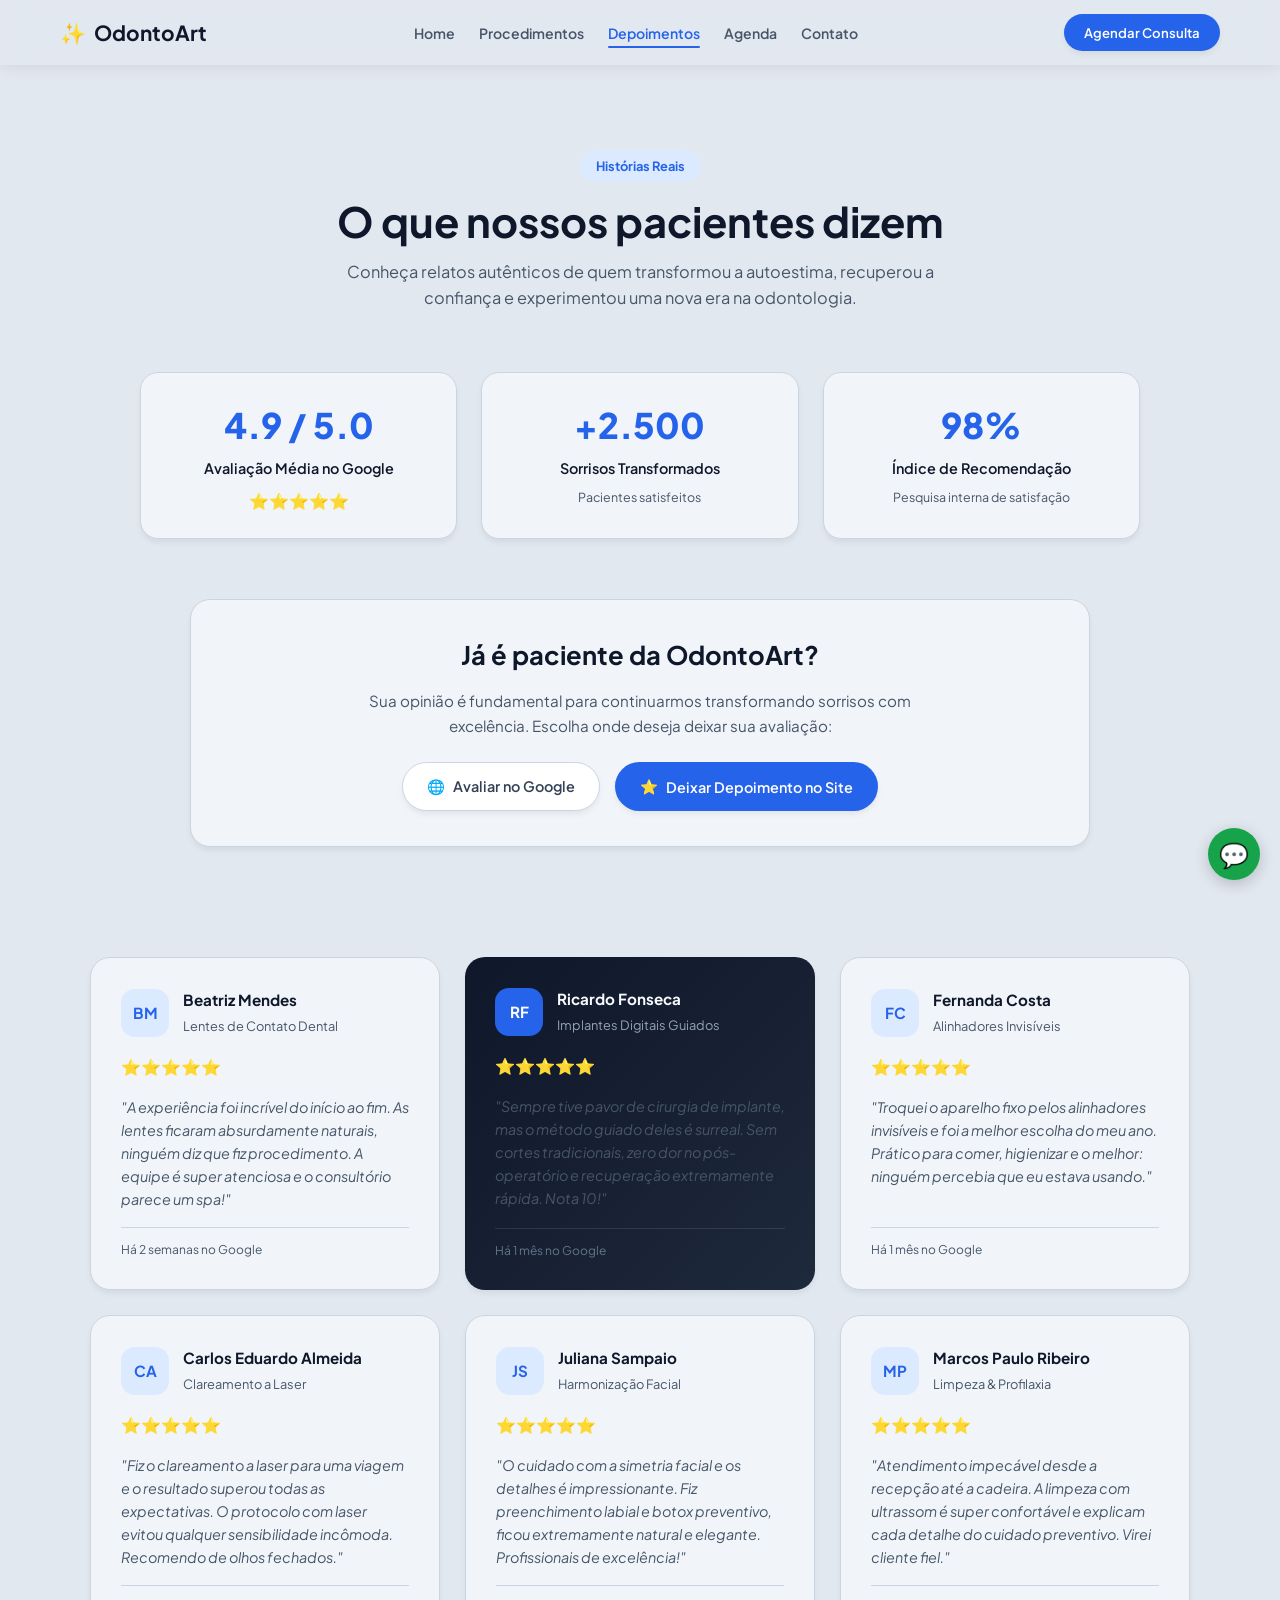
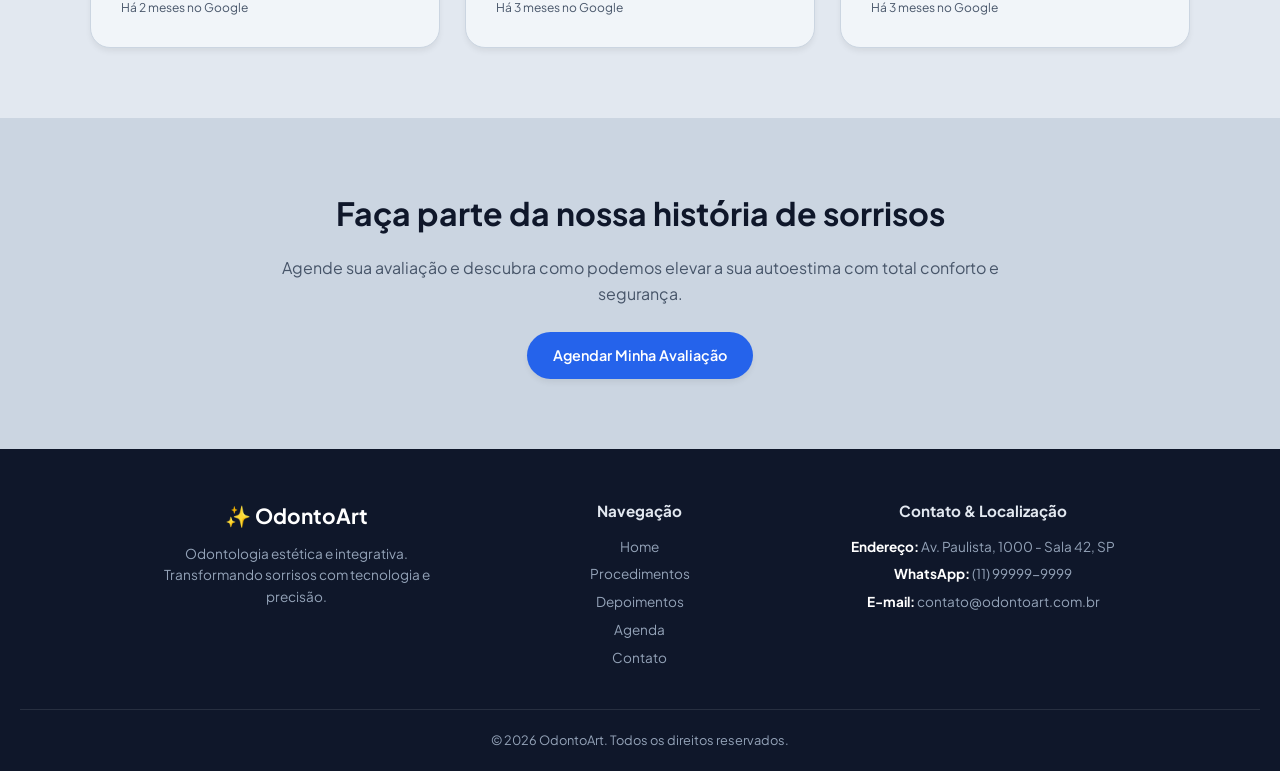
<file: depoimentos.html>
<!DOCTYPE html>
<html lang="pt-BR">
<head>
  <meta charset="UTF-8">
  <meta name="viewport" content="width=device-width, initial-scale=1.0">
  <title>OdontoArt - Depoimentos</title>
  <link href="https://fonts.googleapis.com/css2?family=Plus+Jakarta+Sans:wght@300;400;500;600;700;800&display=swap" rel="stylesheet">
  <link rel="stylesheet" href="depoimentos.css">
</head>
<body>

  <!-- Header / Navbar -->
  <header>
    <div class="header-container">
      <div class="logo">
        <span class="logo-icon">✨</span> OdontoArt
      </div>
      <nav>
        <ul>
          <li><a href="index.html" class="nav-link">Home</a></li>
          <li><a href="procedimentos.html" class="nav-link">Procedimentos</a></li>
          <li><a href="depoimentos.html" class="nav-link active">Depoimentos</a></li>
          <li><a href="agendas.html" class="nav-link">Agenda</a></li>
          <li><a href="contato.html" class="nav-link">Contato</a></li>
        </ul>
      </nav>
      <a href="https://wa.me/5511999999999?text=Olá!%20Gostaria%20de%20agendar%20uma%20consulta%20na%20OdontoArt." target="_blank" class="btn-header">Agendar Consulta</a>
    </div>
  </header>

  <main>
    <!-- Hero da Página de Depoimentos -->
    <section class="page-hero">
      <span class="badge">Histórias Reais</span>
      <h1>O que nossos pacientes dizem</h1>
      <p>Conheça relatos autênticos de quem transformou a autoestima, recuperou a confiança e experimentou uma nova era na odontologia.</p>
    </section>

    <!-- Estatísticas de Satisfação -->
    <section class="section-padding stats-section">
      <div class="stats-grid">
        <div class="stat-card">
          <h2>4.9 / 5.0</h2>
          <p>Avaliação Média no Google</p>
          <span class="stars">⭐⭐⭐⭐⭐</span>
        </div>
        <div class="stat-card">
          <h2>+2.500</h2>
          <p>Sorrisos Transformados</p>
          <span class="stat-sub">Pacientes satisfeitos</span>
        </div>
        <div class="stat-card">
          <h2>98%</h2>
          <p>Índice de Recomendação</p>
          <span class="stat-sub">Pesquisa interna de satisfação</span>
        </div>
      </div>
    </section>

    <!-- Seção de Ação para Avaliar -->
    <section class="section-padding review-action-section">
      <div class="review-action-banner">
        <h2>Já é paciente da OdontoArt?</h2>
        <p>Sua opinião é fundamental para continuarmos transformando sorrisos com excelência. Escolha onde deseja deixar sua avaliação:</p>
        <div class="review-buttons-group">
          <!-- Botão para Avaliar no Google -->
          <a href="https://maps.google.com" target="_blank" class="btn-review google-btn">
            <span class="review-icon">🌐</span> Avaliar no Google
          </a>
          <!-- Botão para Avaliar no Site (Abre Modal) -->
          <button onclick="openModal()" class="btn-review site-btn">
            <span class="review-icon">⭐</span> Deixar Depoimento no Site
          </button>
        </div>
      </div>
    </section>

    <!-- Mural de Depoimentos -->
    <section class="section-padding">
      <div class="testimonials-masonry-grid" id="testimonialsGrid">
        
        <!-- Depoimento 1 -->
        <div class="testimonial-box">
          <div class="testimonial-header">
            <div class="client-avatar">BM</div>
            <div class="client-info">
              <strong>Beatriz Mendes</strong>
              <span>Lentes de Contato Dental</span>
            </div>
          </div>
          <div class="stars">⭐⭐⭐⭐⭐</div>
          <p>"A experiência foi incrível do início ao fim. As lentes ficaram absurdamente naturais, ninguém diz que fiz procedimento. A equipe é super atenciosa e o consultório parece um spa!"</p>
          <span class="review-date">Há 2 semanas no Google</span>
        </div>

        <!-- Depoimento 2 -->
        <div class="testimonial-box highlight-box">
          <div class="testimonial-header">
            <div class="client-avatar">RF</div>
            <div class="client-info">
              <strong>Ricardo Fonseca</strong>
              <span>Implantes Digitais Guiados</span>
            </div>
          </div>
          <div class="stars">⭐⭐⭐⭐⭐</div>
          <p>"Sempre tive pavor de cirurgia de implante, mas o método guiado deles é surreal. Sem cortes tradicionais, zero dor no pós-operatório e recuperação extremamente rápida. Nota 10!"</p>
          <span class="review-date">Há 1 mês no Google</span>
        </div>

        <!-- Depoimento 3 -->
        <div class="testimonial-box">
          <div class="testimonial-header">
            <div class="client-avatar">FC</div>
            <div class="client-info">
              <strong>Fernanda Costa</strong>
              <span>Alinhadores Invisíveis</span>
            </div>
          </div>
          <div class="stars">⭐⭐⭐⭐⭐</div>
          <p>"Troquei o aparelho fixo pelos alinhadores invisíveis e foi a melhor escolha do meu ano. Prático para comer, higienizar e o melhor: ninguém percebia que eu estava usando."</p>
          <span class="review-date">Há 1 mês no Google</span>
        </div>

        <!-- Depoimento 4 -->
        <div class="testimonial-box">
          <div class="testimonial-header">
            <div class="client-avatar">CA</div>
            <div class="client-info">
              <strong>Carlos Eduardo Almeida</strong>
              <span>Clareamento a Laser</span>
            </div>
          </div>
          <div class="stars">⭐⭐⭐⭐⭐</div>
          <p>"Fiz o clareamento a laser para uma viagem e o resultado superou todas as expectativas. O protocolo com laser evitou qualquer sensibilidade incômoda. Recomendo de olhos fechados."</p>
          <span class="review-date">Há 2 meses no Google</span>
        </div>

        <!-- Depoimento 5 -->
        <div class="testimonial-box">
          <div class="testimonial-header">
            <div class="client-avatar">JS</div>
            <div class="client-info">
              <strong>Juliana Sampaio</strong>
              <span>Harmonização Facial</span>
            </div>
          </div>
          <div class="stars">⭐⭐⭐⭐⭐</div>
          <p>"O cuidado com a simetria facial e os detalhes é impressionante. Fiz preenchimento labial e botox preventivo, ficou extremamente natural e elegante. Profissionais de excelência!"</p>
          <span class="review-date">Há 3 meses no Google</span>
        </div>

        <!-- Depoimento 6 -->
        <div class="testimonial-box">
          <div class="testimonial-header">
            <div class="client-avatar">MP</div>
            <div class="client-info">
              <strong>Marcos Paulo Ribeiro</strong>
              <span>Limpeza & Profilaxia</span>
            </div>
          </div>
          <div class="stars">⭐⭐⭐⭐⭐</div>
          <p>"Atendimento impecável desde a recepção até a cadeira. A limpeza com ultrassom é super confortável e explicam cada detalhe do cuidado preventivo. Virei cliente fiel."</p>
          <span class="review-date">Há 3 meses no Google</span>
        </div>

      </div>
    </section>

    <!-- Call to Action Final -->
    <section class="section-padding section-alt">
      <div class="cta-banner">
        <h2>Faça parte da nossa história de sorrisos</h2>
        <p>Agende sua avaliação e descubra como podemos elevar a sua autoestima com total conforto e segurança.</p>
        <a href="index.html#agendamento" class="btn-primary">Agendar Minha Avaliação</a>
      </div>
    </section>
  </main>

  <!-- Modal para Enviar Depoimento no Site -->
  <div class="modal-overlay" id="reviewModal">
    <div class="modal-card">
      <div class="modal-header-top">
        <h3>Deixe seu Depoimento</h3>
        <button onclick="closeModal()" class="modal-close-btn">&times;</button>
      </div>
      <form id="reviewForm" onsubmit="submitReview(event)">
        <div class="form-group">
          <label for="clientName">Seu Nome Completo</label>
          <input type="text" id="clientName" required placeholder="Ex: Ana Souza">
        </div>
        <div class="form-group">
          <label for="clientProc">Procedimento Realizado</label>
          <input type="text" id="clientProc" required placeholder="Ex: Clareamento a Laser">
        </div>
        <div class="form-group">
          <label for="clientComment">Seu Relato</label>
          <textarea id="clientComment" rows="4" required placeholder="Conte como foi sua experiência..."></textarea>
        </div>
        <button type="submit" class="btn-primary" style="width: 100%;">Enviar Depoimento</button>
      </form>
    </div>
  </div>

  <!-- Footer -->
  <footer>
    <div class="footer-container">
      <div class="footer-col brand-col">
        <div class="logo">✨ OdontoArt</div>
        <p>Odontologia estética e integrativa. Transformando sorrisos com tecnologia e precisão.</p>
      </div>
      <div class="footer-col">
        <h4>Navegação</h4>
        <ul>
          <li><a href="index.html">Home</a></li>
          <li><a href="procedimentos.html">Procedimentos</a></li>
          <li><a href="depoimentos.html">Depoimentos</a></li>
          <li><a href="agendas.html">Agenda</a></li>
          <li><a href="contato.html">Contato</a></li>
        </ul>
      </div>
      <div class="footer-col">
        <h4>Contato & Localização</h4>
        <ul class="contact-footer-list">
          <li><strong>Endereço:</strong> Av. Paulista, 1000 - Sala 42, SP</li>
          <li><strong>WhatsApp:</strong> (11) 99999-9999</li>
          <li><strong>E-mail:</strong> contato@odontoart.com.br</li>
        </ul>
      </div>
    </div>
    <div class="footer-bottom">
      <p>&copy; 2026 OdontoArt. Todos os direitos reservados.</p>
    </div>
  </footer>

  <a href="https://wa.me/" class="whatsapp-btn" target="_blank" aria-label="WhatsApp">💬</a>

  <!-- Script para gerenciar o Modal e Adicionar o Depoimento Dinamicamente -->
  <script>
    function openModal() {
      document.getElementById('reviewModal').classList.add('active');
    }

    function closeModal() {
      document.getElementById('reviewModal').classList.remove('active');
    }

    function submitReview(event) {
      event.preventDefault();

      const name = document.getElementById('clientName').value;
      const proc = document.getElementById('clientProc').value;
      const comment = document.getElementById('clientComment').value;

      // Pega as iniciais do nome para o avatar
      const nameParts = name.trim().split(' ');
      let initials = nameParts[0][0];
      if (nameParts.length > 1) {
        initials += nameParts[nameParts.length - 1][0];
      }
      initials = initials.toUpperCase();

      // Cria o novo card de depoimento
      const grid = document.getElementById('testimonialsGrid');
      const newBox = document.createElement('div');
      newBox.className = 'testimonial-box';
      newBox.innerHTML = `
        <div class="testimonial-header">
          <div class="client-avatar">${initials}</div>
          <div class="client-info">
            <strong>${name}</strong>
            <span>${proc}</span>
          </div>
        </div>
        <div class="stars">⭐⭐⭐⭐⭐</div>
        <p>"${comment}"</p>
        <span class="review-date">Agora mesmo no Site</span>
      `;

      // Insere no topo do grid
      grid.prepend(newBox);

      // Fecha o modal e limpa o formulário
      closeModal();
      document.getElementById('reviewForm').reset();
      alert('Obrigado! Seu depoimento foi publicado com sucesso.');
    }
  </script>
</body>
</html>
</file>
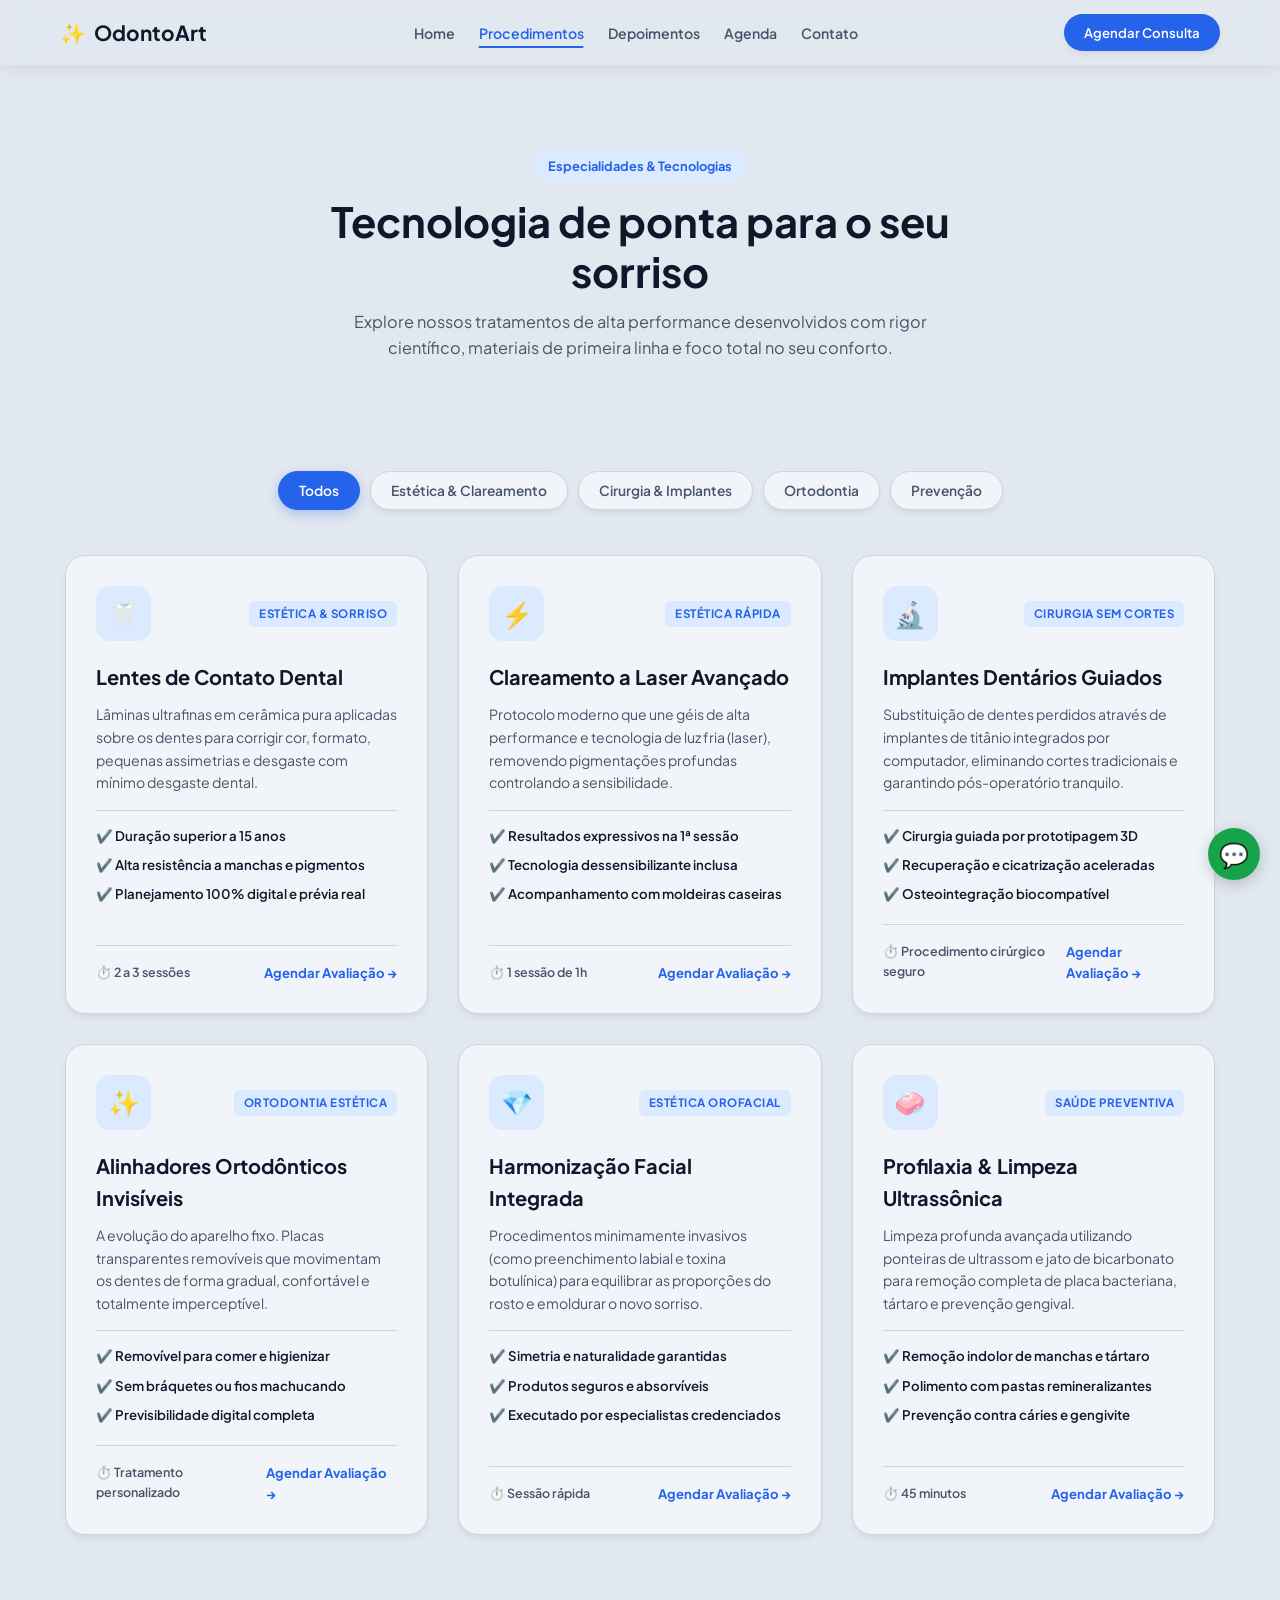
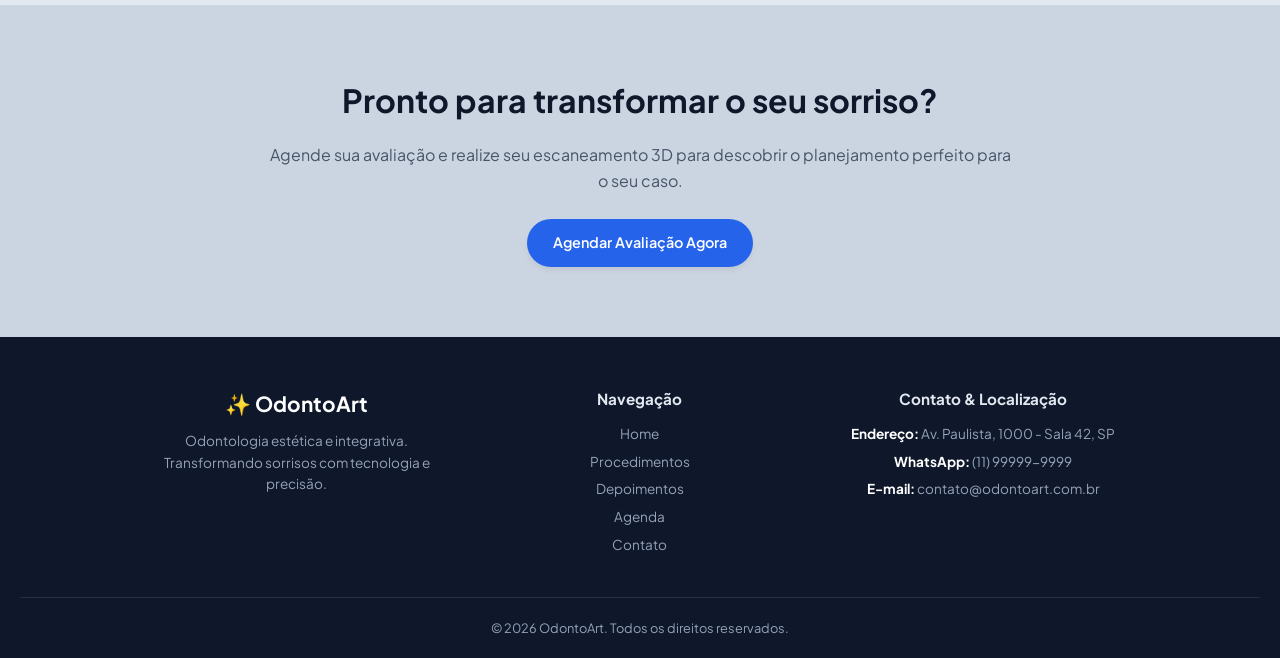
<file: procedimentos.html>
<!DOCTYPE html>
<html lang="pt-BR">
<head>
  <meta charset="UTF-8">
  <meta name="viewport" content="width=device-width, initial-scale=1.0">
  <title>OdontoArt - Procedimentos</title>
  <link href="https://fonts.googleapis.com/css2?family=Plus+Jakarta+Sans:wght@300;400;500;600;700;800&display=swap" rel="stylesheet">
  <link rel="stylesheet" href="procedimentos.css">
</head>
<body>

  <!-- Header / Navbar -->
  <header>
    <div class="header-container">
      <div class="logo">
        <span class="logo-icon">✨</span> OdontoArt
      </div>
      <nav>
        <ul>
          <li><a href="index.html" class="nav-link">Home</a></li>
          <li><a href="procedimentos.html" class="nav-link active">Procedimentos</a></li>
          <li><a href="depoimentos.html" class="nav-link">Depoimentos</a></li>
          <li><a href="agendas.html" class="nav-link">Agenda</a></li>
          <li><a href="contato.html" class="nav-link">Contato</a></li>
        </ul>
      </nav>
      <a href="https://wa.me/5511999999999?text=Olá!%20Gostaria%20de%20agendar%20uma%20consulta%20na%20OdontoArt." target="_blank" class="btn-header">Agendar Consulta</a>
    </div>
  </header>

  <main>
    <!-- Hero da Página de Procedimentos -->
    <section class="page-hero">
      <span class="badge">Especialidades & Tecnologias</span>
      <h1>Tecnologia de ponta para o seu sorriso</h1>
      <p>Explore nossos tratamentos de alta performance desenvolvidos com rigor científico, materiais de primeira linha e foco total no seu conforto.</p>
    </section>

    <!-- Seção de Procedimentos com Sistema de Abas (Filtro Interativo) -->
    <section class="section-padding">
      
      <!-- Filtros por Categoria -->
      <div class="proc-filters">
        <button class="filter-btn active" onclick="filterProc('all', this)">Todos</button>
        <button class="filter-btn" onclick="filterProc('estetica', this)">Estética & Clareamento</button>
        <button class="filter-btn" onclick="filterProc('cirurgia', this)">Cirurgia & Implantes</button>
        <button class="filter-btn" onclick="filterProc('ortodontia', this)">Ortodontia</button>
        <button class="filter-btn" onclick="filterProc('prevencao', this)">Prevenção</button>
      </div>

      <!-- Grid Dinâmico de Procedimentos -->
      <div class="procedures-detailed-grid">
        
        <!-- Item 1: Estética -->
        <div class="proc-detail-card" data-category="estetica">
          <div class="proc-card-top">
            <div class="proc-detail-icon">🦷</div>
            <span class="proc-tag">Estética & Sorriso</span>
          </div>
          <div class="proc-detail-content">
            <h3>Lentes de Contato Dental</h3>
            <p>Lâminas ultrafinas em cerâmica pura aplicadas sobre os dentes para corrigir cor, formato, pequenas assimetrias e desgaste com mínimo desgaste dental.</p>
            <ul class="proc-features">
              <li>✔️ Duração superior a 15 anos</li>
              <li>✔️ Alta resistência a manchas e pigmentos</li>
              <li>✔️ Planejamento 100% digital e prévia real</li>
            </ul>
          </div>
          <div class="proc-card-footer">
            <span class="proc-time">⏱️ 2 a 3 sessões</span>
            <a href="index.html#agendamento" class="proc-link-btn">Agendar Avaliação →</a>
          </div>
        </div>

        <!-- Item 2: Estética -->
        <div class="proc-detail-card" data-category="estetica">
          <div class="proc-card-top">
            <div class="proc-detail-icon">⚡</div>
            <span class="proc-tag">Estética Rápida</span>
          </div>
          <div class="proc-detail-content">
            <h3>Clareamento a Laser Avançado</h3>
            <p>Protocolo moderno que une géis de alta performance e tecnologia de luz fria (laser), removendo pigmentações profundas controlando a sensibilidade.</p>
            <ul class="proc-features">
              <li>✔️ Resultados expressivos na 1ª sessão</li>
              <li>✔️ Tecnologia dessensibilizante inclusa</li>
              <li>✔️ Acompanhamento com moldeiras caseiras</li>
            </ul>
          </div>
          <div class="proc-card-footer">
            <span class="proc-time">⏱️ 1 sessão de 1h</span>
            <a href="index.html#agendamento" class="proc-link-btn">Agendar Avaliação →</a>
          </div>
        </div>

        <!-- Item 3: Cirurgia -->
        <div class="proc-detail-card" data-category="cirurgia">
          <div class="proc-card-top">
            <div class="proc-detail-icon">🔬</div>
            <span class="proc-tag">Cirurgia Sem Cortes</span>
          </div>
          <div class="proc-detail-content">
            <h3>Implantes Dentários Guiados</h3>
            <p>Substituição de dentes perdidos através de implantes de titânio integrados por computador, eliminando cortes tradicionais e garantindo pós-operatório tranquilo.</p>
            <ul class="proc-features">
              <li>✔️ Cirurgia guiada por prototipagem 3D</li>
              <li>✔️ Recuperação e cicatrização aceleradas</li>
              <li>✔️ Osteointegração biocompatível</li>
            </ul>
          </div>
          <div class="proc-card-footer">
            <span class="proc-time">⏱️ Procedimento cirúrgico seguro</span>
            <a href="index.html#agendamento" class="proc-link-btn">Agendar Avaliação →</a>
          </div>
        </div>

        <!-- Item 4: Ortodontia -->
        <div class="proc-detail-card" data-category="ortodontia">
          <div class="proc-card-top">
            <div class="proc-detail-icon">✨</div>
            <span class="proc-tag">Ortodontia Estética</span>
          </div>
          <div class="proc-detail-content">
            <h3>Alinhadores Ortodônticos Invisíveis</h3>
            <p>A evolução do aparelho fixo. Placas transparentes removíveis que movimentam os dentes de forma gradual, confortável e totalmente imperceptível.</p>
            <ul class="proc-features">
              <li>✔️ Removível para comer e higienizar</li>
              <li>✔️ Sem bráquetes ou fios machucando</li>
              <li>✔️ Previsibilidade digital completa</li>
            </ul>
          </div>
          <div class="proc-card-footer">
            <span class="proc-time">⏱️ Tratamento personalizado</span>
            <a href="index.html#agendamento" class="proc-link-btn">Agendar Avaliação →</a>
          </div>
        </div>

        <!-- Item 5: Estética / Orofacial -->
        <div class="proc-detail-card" data-category="estetica">
          <div class="proc-card-top">
            <div class="proc-detail-icon">💎</div>
            <span class="proc-tag">Estética Orofacial</span>
          </div>
          <div class="proc-detail-content">
            <h3>Harmonização Facial Integrada</h3>
            <p>Procedimentos minimamente invasivos (como preenchimento labial e toxina botulínica) para equilibrar as proporções do rosto e emoldurar o novo sorriso.</p>
            <ul class="proc-features">
              <li>✔️ Simetria e naturalidade garantidas</li>
              <li>✔️ Produtos seguros e absorvíveis</li>
              <li>✔️ Executado por especialistas credenciados</li>
            </ul>
          </div>
          <div class="proc-card-footer">
            <span class="proc-time">⏱️ Sessão rápida</span>
            <a href="index.html#agendamento" class="proc-link-btn">Agendar Avaliação →</a>
          </div>
        </div>

        <!-- Item 6: Prevenção -->
        <div class="proc-detail-card" data-category="prevencao">
          <div class="proc-card-top">
            <div class="proc-detail-icon">🧼</div>
            <span class="proc-tag">Saúde Preventiva</span>
          </div>
          <div class="proc-detail-content">
            <h3>Profilaxia & Limpeza Ultrassônica</h3>
            <p>Limpeza profunda avançada utilizando ponteiras de ultrassom e jato de bicarbonato para remoção completa de placa bacteriana, tártaro e prevenção gengival.</p>
            <ul class="proc-features">
              <li>✔️ Remoção indolor de manchas e tártaro</li>
              <li>✔️ Polimento com pastas remineralizantes</li>
              <li>✔️ Prevenção contra cáries e gengivite</li>
            </ul>
          </div>
          <div class="proc-card-footer">
            <span class="proc-time">⏱️ 45 minutos</span>
            <a href="index.html#agendamento" class="proc-link-btn">Agendar Avaliação →</a>
          </div>
        </div>

      </div>
    </section>

    <!-- Call to Action Final -->
    <section class="section-padding section-alt">
      <div class="cta-banner">
        <h2>Pronto para transformar o seu sorriso?</h2>
        <p>Agende sua avaliação e realize seu escaneamento 3D para descobrir o planejamento perfeito para o seu caso.</p>
        <a href="index.html#agendamento" class="btn-primary">Agendar Avaliação Agora</a>
      </div>
    </section>
  </main>

  <!-- Footer -->
  <footer>
    <div class="footer-container">
      <div class="footer-col brand-col">
        <div class="logo">✨ OdontoArt</div>
        <p>Odontologia estética e integrativa. Transformando sorrisos com tecnologia e precisão.</p>
      </div>
      <div class="footer-col">
        <h4>Navegação</h4>
        <ul>
          <li><a href="index.html">Home</a></li>
          <li><a href="procedimentos.html">Procedimentos</a></li>
          <li><a href="depoimentos.html">Depoimentos</a></li>
          <li><a href="agendas.html">Agenda</a></li>
          <li><a href="contato.html">Contato</a></li>
        </ul>
      </div>
      <div class="footer-col">
        <h4>Contato & Localização</h4>
        <ul class="contact-footer-list">
          <li><strong>Endereço:</strong> Av. Paulista, 1000 - Sala 42, SP</li>
          <li><strong>WhatsApp:</strong> (11) 99999-9999</li>
          <li><strong>E-mail:</strong> contato@odontoart.com.br</li>
        </ul>
      </div>
    </div>
    <div class="footer-bottom">
      <p>&copy; 2026 OdontoArt. Todos os direitos reservados.</p>
    </div>
  </footer>

  <a href="https://wa.me/" class="whatsapp-btn" target="_blank" aria-label="WhatsApp">💬</a>

  <!-- Script Simples para Filtrar as Categorias -->
  <script>
    function filterProc(category, btn) {
      // Remove a classe active de todos os botões
      const buttons = document.querySelectorAll('.filter-btn');
      buttons.forEach(b => b.classList.remove('active'));
      btn.classList.add('active');

      // Mostra ou oculta os cards com base no atributo data-category
      const cards = document.querySelectorAll('.proc-detail-card');
      cards.forEach(card => {
        if (category === 'all' || card.getAttribute('data-category') === category) {
          card.style.display = 'flex';
        } else {
          card.style.display = 'none';
        }
      });
    }
  </script>
</body>
</html>
</file>
<file: styles.css>
* {
  margin: 0;
  padding: 0;
  box-sizing: border-box;
  font-family: 'Plus Jakarta Sans', sans-serif;
  scroll-behavior: smooth;
}

:root {
  --primary-color: #2563eb;
  --primary-hover: #1d4ed8;
  --bg-main: #e2e8f0;
  --bg-alt: #cbd5e1;
  --bg-card: #f1f5f9;
  --text-main: #0f172a;
  --text-muted: #475569;
  --border: #cbd5e1;
  --shadow-sm: 0 4px 6px -1px rgba(0, 0, 0, 0.07);
  --shadow-lg: 0 12px 25px -5px rgba(0, 0, 0, 0.15);
  --accent-green: #16a34a;
}

body {
  background-color: var(--bg-main);
  color: var(--text-main);
  line-height: 1.6;
  overflow-x: hidden;
  text-align: center;
}

.overflow-hidden {
  overflow: hidden;
}

/* Header & Navbar */
header {
  position: fixed;
  top: 0;
  left: 0;
  width: 100%;
  background: rgba(226, 232, 240, 0.92);
  backdrop-filter: blur(12px);
  box-shadow: 0 2px 15px rgba(0, 0, 0, 0.08);
  z-index: 1000;
}

.header-container {
  max-width: 1200px;
  margin: 0 auto;
  padding: 14px 20px;
  display: flex;
  justify-content: space-between;
  align-items: center;
}

.logo {
  font-size: 1.3rem;
  font-weight: 700;
  color: var(--text-main);
  display: flex;
  align-items: center;
  gap: 8px;
  transition: transform 0.3s ease;
}

.logo:hover {
  transform: scale(1.03);
}

.logo-icon {
  color: var(--primary-color);
}

nav ul {
  display: flex;
  list-style: none;
  gap: 24px;
  align-items: center;
}

nav a {
  color: var(--text-muted);
  text-decoration: none;
  font-size: 0.88rem;
  font-weight: 600;
  transition: all 0.3s ease;
  padding: 4px 0;
  position: relative;
}

nav a:hover, nav a.active {
  color: var(--primary-color);
  transform: translateY(-2px);
}

nav a::after {
  content: '';
  position: absolute;
  bottom: -2px;
  left: 50%;
  width: 0%;
  height: 2px;
  background-color: var(--primary-color);
  border-radius: 2px;
  transition: all 0.3s ease;
  transform: translateX(-50%);
}

nav a:hover::after, nav a.active::after {
  width: 100%;
}

.btn-header {
  padding: 8px 20px;
  background: var(--primary-color);
  color: #fff;
  text-decoration: none;
  border-radius: 20px;
  font-weight: 600;
  font-size: 0.82rem;
  transition: all 0.3s ease;
  box-shadow: var(--shadow-sm);
}

.btn-header:hover {
  background: var(--primary-hover);
  transform: translateY(-2px);
  box-shadow: 0 6px 15px rgba(37, 99, 235, 0.3);
}

main {
  padding-top: 70px;
}

.section-padding {
  padding: 70px 20px;
  max-width: 1200px;
  margin: 0 auto;
}

.section-alt {
  background-color: var(--bg-alt);
  max-width: 100%;
}

.section-header {
  text-align: center;
  max-width: 650px;
  margin: 0 auto 40px auto;
}

.section-header h2 {
  font-size: 2rem;
  color: var(--text-main);
  margin-bottom: 8px;
}

.section-header p {
  color: var(--text-muted);
  font-size: 0.95rem;
}

/* Hero Section */
.hero-section {
  padding: 80px 20px 60px 20px;
  max-width: 800px;
  margin: 0 auto;
  display: flex;
  flex-direction: column;
  align-items: center;
}

.badge {
  background: #dbeafe;
  color: var(--primary-color);
  padding: 6px 16px;
  border-radius: 20px;
  font-size: 0.8rem;
  font-weight: 700;
  margin-bottom: 15px;
  transition: transform 0.3s ease;
}

.badge:hover {
  transform: scale(1.05);
}

.hero-content h1 {
  font-size: 2.8rem;
  line-height: 1.2;
  color: var(--text-main);
  margin-bottom: 15px;
}

.hero-content p {
  color: var(--text-muted);
  font-size: 1.05rem;
  max-width: 600px;
  margin-bottom: 30px;
}

.hero-btns {
  display: flex;
  gap: 15px;
  justify-content: center;
  margin-bottom: 35px;
}

.btn-primary {
  padding: 12px 26px;
  background: var(--primary-color);
  color: #fff;
  text-decoration: none;
  border: none;
  border-radius: 25px;
  font-weight: 600;
  font-size: 0.9rem;
  transition: all 0.3s ease;
  box-shadow: var(--shadow-sm);
  cursor: pointer;
}

.btn-primary:hover {
  background: var(--primary-hover);
  transform: translateY(-3px);
  box-shadow: 0 8px 20px rgba(37, 99, 235, 0.35);
}

.btn-secondary {
  padding: 12px 26px;
  background: var(--bg-card);
  color: var(--text-main);
  text-decoration: none;
  border-radius: 25px;
  font-weight: 600;
  font-size: 0.9rem;
  border: 1px solid var(--border);
  transition: all 0.3s ease;
  box-shadow: var(--shadow-sm);
}

.btn-secondary:hover {
  border-color: var(--primary-color);
  color: var(--primary-color);
  transform: translateY(-3px);
}

.hero-card-center {
  background: var(--bg-card);
  border: 1px solid var(--border);
  padding: 18px 32px;
  border-radius: 16px;
  box-shadow: var(--shadow-sm);
  transition: all 0.3s ease;
}

.hero-card-center:hover {
  transform: translateY(-4px);
  box-shadow: var(--shadow-lg);
  border-color: var(--primary-color);
}

/* CARROSSEL AUTOMÁTICO (MARQUEE) */
.marquee-container {
  width: 100vw;
  position: relative;
  left: 50%;
  right: 50%;
  margin-left: -50vw;
  margin-right: -50vw;
  overflow: hidden;
  padding: 20px 0;
}

.marquee-track {
  display: flex;
  gap: 24px;
  width: max-content;
  animation: scrollCascade 25s linear infinite;
}

.marquee-container:hover .marquee-track {
  animation-play-state: paused;
}

@keyframes scrollCascade {
  0% { transform: translateX(0); }
  100% { transform: translateX(calc(-50% - 12px)); }
}

.card-proc {
  width: 290px;
  flex-shrink: 0;
  background: var(--bg-card);
  border: 1px solid var(--border);
  padding: 28px 20px;
  border-radius: 16px;
  box-shadow: var(--shadow-sm);
  text-align: center;
  transition: all 0.3s ease;
  cursor: pointer;
}

.card-proc:hover {
  border-color: var(--primary-color);
  transform: translateY(-6px) scale(1.02);
  box-shadow: var(--shadow-lg);
  background: #ffffff;
}

.card-proc .card-icon {
  font-size: 2.2rem;
  margin-bottom: 12px;
  transition: transform 0.3s ease;
}

.card-proc:hover .card-icon {
  transform: scale(1.2) rotate(6deg);
}

.card-proc h3 {
  font-size: 1.15rem;
  margin-bottom: 8px;
  color: var(--text-main);
  transition: color 0.3s ease;
}

.card-proc:hover h3 {
  color: var(--primary-color);
}

.card-proc p {
  color: var(--text-muted);
  font-size: 0.88rem;
}

/* Depoimentos */
.testimonials-grid {
  display: grid;
  grid-template-columns: repeat(auto-fit, minmax(280px, 1fr));
  gap: 20px;
  max-width: 1100px;
  margin: 0 auto;
}

.testimonial-card {
  background: var(--bg-card);
  border: 1px solid var(--border);
  padding: 26px;
  border-radius: 14px;
  box-shadow: var(--shadow-sm);
  display: flex;
  flex-direction: column;
  align-items: center;
  text-align: center;
  transition: all 0.3s ease;
}

.testimonial-card:hover {
  transform: translateY(-5px);
  box-shadow: var(--shadow-lg);
  border-color: var(--primary-color);
  background: #ffffff;
}

.testimonial-card p {
  font-size: 0.9rem;
  color: var(--text-main);
  margin: 14px 0;
  font-style: italic;
}

.author strong {
  display: block;
  font-size: 0.9rem;
  color: var(--primary-color);
}

.author span {
  font-size: 0.8rem;
  color: var(--text-muted);
}

/* FAQ */
.faq-container {
  max-width: 750px;
  margin: 0 auto;
  display: flex;
  flex-direction: column;
  gap: 12px;
  text-align: left;
}

.faq-item {
  background: var(--bg-card);
  border: 1px solid var(--border);
  border-radius: 12px;
  padding: 16px 20px;
  transition: all 0.3s ease;
}

.faq-item[open] {
  background: #ffffff;
  border-color: var(--primary-color);
  box-shadow: var(--shadow-sm);
}

.faq-item summary {
  font-weight: 600;
  font-size: 0.95rem;
  cursor: pointer;
  color: var(--text-main);
  outline: none;
  list-style: none;
  display: flex;
  justify-content: space-between;
  align-items: center;
}

.faq-item summary::-webkit-details-marker { display: none; }

.faq-item summary::after {
  content: '+';
  font-size: 1.2rem;
  color: var(--primary-color);
  transition: transform 0.3s ease;
}

.faq-item[open] summary::after { content: '−'; }

.faq-item p {
  margin-top: 10px;
  font-size: 0.88rem;
  color: var(--text-muted);
  line-height: 1.5;
}

/* ==========================================
   SEÇÃO DE AGENDAMENTO PREMIUM (NOVA)
   ========================================== */
.booking-hero-wrapper {
  padding: 80px 20px 90px 20px;
}

.booking-glass-card {
  max-width: 1050px;
  margin: 0 auto;
  background: linear-gradient(135deg, #0f172a 0%, #1e293b 100%);
  border-radius: 28px;
  padding: 45px;
  display: grid;
  grid-template-columns: 1fr 1fr;
  gap: 40px;
  box-shadow: 0 20px 40px rgba(15, 23, 42, 0.25);
  color: #ffffff;
  text-align: left;
  position: relative;
  overflow: hidden;
}

.booking-glass-card::before {
  content: '';
  position: absolute;
  top: -100px;
  right: -100px;
  width: 300px;
  height: 300px;
  background: radial-gradient(circle, rgba(37, 99, 235, 0.3) 0%, rgba(0,0,0,0) 70%);
  pointer-events: none;
}

.booking-info-col {
  display: flex;
  flex-direction: column;
  justify-content: center;
}

.booking-status-tag {
  display: inline-block;
  background: rgba(22, 163, 74, 0.15);
  color: #4ade80;
  border: 1px solid rgba(74, 222, 128, 0.3);
  padding: 6px 14px;
  border-radius: 20px;
  font-size: 0.78rem;
  font-weight: 700;
  margin-bottom: 20px;
  width: fit-content;
}

.booking-info-col h2 {
  font-size: 2.2rem;
  line-height: 1.25;
  margin-bottom: 15px;
  font-weight: 800;
}

.booking-info-col p {
  color: #94a3b8;
  font-size: 0.95rem;
  margin-bottom: 30px;
}

.booking-perks {
  display: flex;
  flex-direction: column;
  gap: 18px;
}

.perk-item {
  display: flex;
  align-items: flex-start;
  gap: 14px;
}

.perk-icon {
  background: rgba(255, 255, 255, 0.08);
  border: 1px solid rgba(255, 255, 255, 0.12);
  width: 42px;
  height: 42px;
  border-radius: 12px;
  display: flex;
  align-items: center;
  justify-content: center;
  font-size: 1.2rem;
  flex-shrink: 0;
}

.perk-item strong {
  display: block;
  font-size: 0.92rem;
  color: #f8fafc;
}

.perk-item p {
  margin: 0;
  font-size: 0.8rem;
  color: #94a3b8;
}

/* Coluna do Formulário Interativo */
.booking-form-col {
  background: #ffffff;
  border-radius: 20px;
  padding: 30px;
  color: var(--text-main);
  box-shadow: 0 10px 25px rgba(0, 0, 0, 0.2);
}

.form-header {
  margin-bottom: 20px;
}

.form-header h3 {
  font-size: 1.3rem;
  color: var(--text-main);
}

.form-header span {
  font-size: 0.82rem;
  color: var(--text-muted);
}

.interactive-booking-form {
  display: flex;
  flex-direction: column;
  gap: 16px;
}

.field-group {
  display: flex;
  flex-direction: column;
  gap: 6px;
  text-align: left;
}

.field-group label {
  font-size: 0.8rem;
  font-weight: 700;
  color: var(--text-main);
  text-transform: uppercase;
  letter-spacing: 0.5px;
}

.field-group input, 
.field-group select {
  width: 100%;
  padding: 12px 14px;
  background: var(--bg-card);
  border: 1px solid var(--border);
  border-radius: 10px;
  font-size: 0.9rem;
  color: var(--text-main);
  outline: none;
  transition: all 0.3s ease;
}

.field-group input:focus, 
.field-group select:focus {
  border-color: var(--primary-color);
  background: #ffffff;
  box-shadow: 0 0 0 3px rgba(37, 99, 235, 0.15);
}

/* Seletores rápidos tipo Pill */
.period-pills {
  display: grid;
  grid-template-columns: repeat(3, 1fr);
  gap: 8px;
}

.pill-option {
  cursor: pointer;
}

.pill-option input {
  display: none;
}

.pill-option span {
  display: block;
  text-align: center;
  padding: 8px 4px;
  background: var(--bg-card);
  border: 1px solid var(--border);
  border-radius: 8px;
  font-size: 0.8rem;
  font-weight: 600;
  color: var(--text-muted);
  transition: all 0.2s ease;
}

.pill-option input:checked + span {
  background: #dbeafe;
  border-color: var(--primary-color);
  color: var(--primary-color);
}

.btn-booking-submit {
  margin-top: 10px;
  width: 100%;
  padding: 14px;
  background: var(--primary-color);
  color: #ffffff;
  border: none;
  border-radius: 12px;
  font-size: 0.95rem;
  font-weight: 700;
  cursor: pointer;
  display: flex;
  align-items: center;
  justify-content: center;
  gap: 8px;
  transition: all 0.3s ease;
  box-shadow: 0 4px 12px rgba(37, 99, 235, 0.3);
}

.btn-booking-submit:hover {
  background: var(--primary-hover);
  transform: translateY(-2px);
  box-shadow: 0 8px 20px rgba(37, 99, 235, 0.4);
}

.btn-booking-submit:hover .btn-arrow {
  transform: translateX(4px);
}

.btn-arrow {
  transition: transform 0.2s ease;
}

/* Responsividade do Agendamento */
@media (max-width: 850px) {
  .booking-glass-card {
    grid-template-columns: 1fr;
    padding: 30px 20px;
  }
}

/* Footer & WhatsApp */
footer {
  background: #0f172a;
  color: #fff;
  padding: 50px 20px 20px 20px;
}

.footer-container {
  max-width: 1000px;
  margin: 0 auto 35px auto;
  display: grid;
  grid-template-columns: repeat(auto-fit, minmax(220px, 1fr));
  gap: 30px;
  text-align: center;
}

.brand-col .logo {
  color: #fff;
  justify-content: center;
}

.brand-col p {
  color: #94a3b8;
  font-size: 0.85rem;
  margin-top: 10px;
}

.footer-col h4 {
  font-size: 0.95rem;
  color: #e2e8f0;
  margin-bottom: 12px;
}

.footer-col ul {
  list-style: none;
}

.footer-col ul li {
  margin-bottom: 6px;
  font-size: 0.85rem;
}

.footer-col a {
  color: #94a3b8;
  text-decoration: none;
  transition: color 0.3s ease;
}

.footer-col a:hover {
  color: #ffffff;
}

.contact-footer-list li { color: #94a3b8; }
.contact-footer-list strong { color: #ffffff; }

.footer-bottom {
  text-align: center;
  padding-top: 20px;
  border-top: 1px solid rgba(255, 255, 255, 0.1);
  color: #94a3b8;
  font-size: 0.8rem;
}

.whatsapp-btn {
  position: fixed;
  bottom: 20px;
  right: 20px;
  width: 52px;
  height: 52px;
  background: var(--accent-green);
  border-radius: 50%;
  display: flex;
  align-items: center;
  justify-content: center;
  text-decoration: none;
  font-size: 1.5rem;
  box-shadow: 0 4px 15px rgba(0, 0, 0, 0.2);
  z-index: 999;
  transition: all 0.3s cubic-bezier(0.175, 0.885, 0.32, 1.275);
}

.whatsapp-btn:hover {
  transform: scale(1.15) rotate(10deg);
  box-shadow: 0 8px 25px rgba(22, 163, 74, 0.4);
}
</file>
<file: agendas.css>
* {
  margin: 0;
  padding: 0;
  box-sizing: border-box;
  font-family: 'Plus Jakarta Sans', sans-serif;
  scroll-behavior: smooth;
}

:root {
  --primary-color: #2563eb;
  --primary-hover: #1d4ed8;
  --bg-main: #e2e8f0;
  --bg-alt: #cbd5e1;
  --bg-card: #f1f5f9;
  --text-main: #0f172a;
  --text-muted: #475569;
  --border: #cbd5e1;
  --shadow-sm: 0 4px 6px -1px rgba(0, 0, 0, 0.07);
  --shadow-lg: 0 12px 25px -5px rgba(0, 0, 0, 0.15);
  --accent-green: #16a34a;
  --accent-green-hover: #15803d;
}

body {
  background-color: var(--bg-main);
  color: var(--text-main);
  line-height: 1.6;
  overflow-x: hidden;
  text-align: center;
}

.overflow-hidden {
  overflow: hidden;
}

/* Header & Navbar */
header {
  position: fixed;
  top: 0;
  left: 0;
  width: 100%;
  background: rgba(226, 232, 240, 0.92);
  backdrop-filter: blur(12px);
  box-shadow: 0 2px 15px rgba(0, 0, 0, 0.08);
  z-index: 1000;
}

.header-container {
  max-width: 1200px;
  margin: 0 auto;
  padding: 14px 20px;
  display: flex;
  justify-content: space-between;
  align-items: center;
}

.logo {
  font-size: 1.3rem;
  font-weight: 700;
  color: var(--text-main);
  display: flex;
  align-items: center;
  gap: 8px;
  transition: transform 0.3s ease;
}

.logo:hover {
  transform: scale(1.03);
}

.logo-icon {
  color: var(--primary-color);
}

nav ul {
  display: flex;
  list-style: none;
  gap: 24px;
  align-items: center;
}

nav a {
  color: var(--text-muted);
  text-decoration: none;
  font-size: 0.88rem;
  font-weight: 600;
  transition: all 0.3s ease;
  padding: 4px 0;
  position: relative;
}

nav a:hover, nav a.active {
  color: var(--primary-color);
  transform: translateY(-2px);
}

nav a::after {
  content: '';
  position: absolute;
  bottom: -2px;
  left: 50%;
  width: 0%;
  height: 2px;
  background-color: var(--primary-color);
  border-radius: 2px;
  transition: all 0.3s ease;
  transform: translateX(-50%);
}

nav a:hover::after, nav a.active::after {
  width: 100%;
}

.btn-header {
  padding: 8px 20px;
  background: var(--primary-color);
  color: #fff;
  text-decoration: none;
  border-radius: 20px;
  font-weight: 600;
  font-size: 0.82rem;
  transition: all 0.3s ease;
  box-shadow: var(--shadow-sm);
}

.btn-header:hover {
  background: var(--primary-hover);
  transform: translateY(-2px);
  box-shadow: 0 6px 15px rgba(37, 99, 235, 0.3);
}

main {
  padding-top: 70px;
}

.section-padding {
  padding: 70px 20px;
  max-width: 1200px;
  margin: 0 auto;
}

.section-alt {
  background-color: var(--bg-alt);
  max-width: 100%;
}

/* Page Hero */
.page-hero {
  padding: 80px 20px 40px 20px;
  max-width: 800px;
  margin: 0 auto;
  display: flex;
  flex-direction: column;
  align-items: center;
}

.page-hero h1 {
  font-size: 2.6rem;
  color: var(--text-main);
  margin-bottom: 12px;
  line-height: 1.2;
}

.page-hero p {
  color: var(--text-muted);
  font-size: 1.02rem;
  max-width: 650px;
}

.badge {
  background: #dbeafe;
  color: var(--primary-color);
  padding: 6px 16px;
  border-radius: 20px;
  font-size: 0.8rem;
  font-weight: 700;
  margin-bottom: 15px;
  transition: transform 0.3s ease;
}

.badge:hover {
  transform: scale(1.05);
}

/* ==========================================
   ESTILOS ESPECÍFICOS DA PÁGINA AGENDA (WIZARD)
   ========================================== */

.booking-container {
  max-width: 900px;
  margin: 0 auto;
}

/* Indicador de Etapas */
.booking-steps-indicator {
  display: flex;
  justify-content: space-between;
  margin-bottom: 30px;
  gap: 10px;
  flex-wrap: wrap;
}

.step-indicator {
  flex: 1;
  min-width: 150px;
  background: var(--bg-card);
  border: 1px solid var(--border);
  padding: 10px 14px;
  border-radius: 12px;
  font-size: 0.8rem;
  font-weight: 700;
  color: var(--text-muted);
  text-align: center;
  transition: all 0.3s ease;
}

.step-indicator.active {
  background: var(--primary-color);
  color: #ffffff;
  border-color: var(--primary-color);
  box-shadow: 0 4px 12px rgba(37, 99, 235, 0.25);
}

/* Card Principal do Wizard */
.booking-card {
  background: var(--bg-card);
  border: 1px solid var(--border);
  border-radius: 24px;
  padding: 40px;
  box-shadow: var(--shadow-sm);
  text-align: left;
}

.booking-step {
  display: none;
  animation: fadeIn 0.4s ease forwards;
}

.booking-step.active {
  display: block;
}

@keyframes fadeIn {
  from { opacity: 0; transform: translateY(10px); }
  to { opacity: 1; transform: translateY(0); }
}

.booking-step h3 {
  font-size: 1.4rem;
  color: var(--text-main);
  margin-bottom: 6px;
}

.step-desc {
  font-size: 0.9rem;
  color: var(--text-muted);
  margin-bottom: 25px;
}

/* Grid de Opções (Procedimentos e Profissionais) */
.options-grid {
  display: grid;
  grid-template-columns: repeat(auto-fit, minmax(260px, 1fr));
  gap: 16px;
  margin-bottom: 30px;
}

.select-card {
  cursor: pointer;
  position: relative;
}

.select-card input[type="radio"] {
  position: absolute;
  top: 15px;
  right: 15px;
  accent-color: var(--primary-color);
}

.card-body-opt {
  background: #ffffff;
  border: 1px solid var(--border);
  padding: 20px;
  border-radius: 16px;
  display: flex;
  flex-direction: column;
  gap: 6px;
  transition: all 0.3s ease;
}

.select-card input[type="radio"]:checked ~ .card-body-opt {
  border-color: var(--primary-color);
  background: #eff6ff;
  box-shadow: 0 4px 15px rgba(37, 99, 235, 0.15);
}

.select-card:hover .card-body-opt {
  border-color: var(--primary-color);
  transform: translateY(-3px);
}

.opt-icon {
  font-size: 1.5rem;
  margin-bottom: 4px;
}

.card-body-opt strong {
  font-size: 0.95rem;
  color: var(--text-main);
}

.card-body-opt span:not(.opt-icon) {
  font-size: 0.8rem;
  color: var(--text-muted);
}

/* Grid de Data e Horário */
.datetime-grid {
  display: grid;
  grid-template-columns: repeat(auto-fit, minmax(260px, 1fr));
  gap: 20px;
  margin-bottom: 35px;
}

.form-group {
  margin-bottom: 15px;
}

.form-group label {
  display: block;
  font-size: 0.85rem;
  font-weight: 600;
  color: var(--text-main);
  margin-bottom: 8px;
}

.form-group input,
.form-group select {
  width: 100%;
  padding: 12px 16px;
  border: 1px solid var(--border);
  border-radius: 12px;
  font-size: 0.9rem;
  color: var(--text-main);
  background: #ffffff;
  outline: none;
  transition: border-color 0.2s ease;
}

.form-group input:focus,
.form-group select:focus {
  border-color: var(--primary-color);
}

/* Informações do Usuário */
.user-info-grid {
  display: grid;
  grid-template-columns: repeat(auto-fit, minmax(260px, 1fr));
  gap: 20px;
  margin-bottom: 30px;
}

.form-group.full-width {
  grid-column: 1 / -1;
}

/* Botões do Wizard */
.wizard-actions {
  display: flex;
  margin-top: 20px;
  border-top: 1px solid var(--border);
  padding-top: 20px;
}

.wizard-actions.right { justify-content: flex-end; }
.wizard-actions.space-between { justify-content: space-between; }

.btn-primary {
  padding: 12px 26px;
  background: var(--primary-color);
  color: #fff;
  text-decoration: none;
  border: none;
  border-radius: 25px;
  font-weight: 600;
  font-size: 0.9rem;
  transition: all 0.3s ease;
  box-shadow: var(--shadow-sm);
  cursor: pointer;
  display: inline-block;
}

.btn-primary:hover {
  background: var(--primary-hover);
  transform: translateY(-3px);
  box-shadow: 0 8px 20px rgba(37, 99, 235, 0.35);
}

.btn-success {
  background: var(--accent-green);
}

.btn-success:hover {
  background: var(--accent-green-hover);
  box-shadow: 0 8px 20px rgba(22, 163, 74, 0.35);
}

.btn-secondary {
  padding: 12px 24px;
  background: #ffffff;
  color: var(--text-muted);
  border: 1px solid var(--border);
  border-radius: 25px;
  font-weight: 600;
  font-size: 0.9rem;
  cursor: pointer;
  transition: all 0.3s ease;
}

.btn-secondary:hover {
  border-color: var(--text-main);
  color: var(--text-main);
}

/* CTA Banner */
.cta-banner {
  max-width: 750px;
  margin: 0 auto;
  text-align: center;
  display: flex;
  flex-direction: column;
  align-items: center;
  gap: 16px;
}

.cta-banner h2 {
  font-size: 2rem;
  color: var(--text-main);
}

.cta-banner p {
  color: var(--text-muted);
  font-size: 1rem;
  margin-bottom: 10px;
}

/* Footer & WhatsApp */
footer {
  background: #0f172a;
  color: #fff;
  padding: 50px 20px 20px 20px;
}

.footer-container {
  max-width: 1000px;
  margin: 0 auto 35px auto;
  display: grid;
  grid-template-columns: repeat(auto-fit, minmax(220px, 1fr));
  gap: 30px;
  text-align: center;
}

.brand-col .logo {
  color: #fff;
  justify-content: center;
}

.brand-col p {
  color: #94a3b8;
  font-size: 0.85rem;
  margin-top: 10px;
}

.footer-col h4 {
  font-size: 0.95rem;
  color: #e2e8f0;
  margin-bottom: 12px;
}

.footer-col ul {
  list-style: none;
}

.footer-col ul li {
  margin-bottom: 6px;
  font-size: 0.85rem;
}

.footer-col a {
  color: #94a3b8;
  text-decoration: none;
  transition: color 0.3s ease;
}

.footer-col a:hover {
  color: #ffffff;
}

.contact-footer-list li { color: #94a3b8; }
.contact-footer-list strong { color: #ffffff; }

.footer-bottom {
  text-align: center;
  padding-top: 20px;
  border-top: 1px solid rgba(255, 255, 255, 0.1);
  color: #94a3b8;
  font-size: 0.8rem;
}

.whatsapp-btn {
  position: fixed;
  bottom: 20px;
  right: 20px;
  width: 52px;
  height: 52px;
  background: var(--accent-green);
  border-radius: 50%;
  display: flex;
  align-items: center;
  justify-content: center;
  text-decoration: none;
  font-size: 1.5rem;
  box-shadow: 0 4px 15px rgba(0, 0, 0, 0.2);
  z-index: 999;
  transition: all 0.3s cubic-bezier(0.175, 0.885, 0.32, 1.275);
}

.whatsapp-btn:hover {
  transform: scale(1.15) rotate(10deg);
  box-shadow: 0 8px 25px rgba(22, 163, 74, 0.4);
}
</file>
<file: contato.css>
* {
  margin: 0;
  padding: 0;
  box-sizing: border-box;
  font-family: 'Plus Jakarta Sans', sans-serif;
  scroll-behavior: smooth;
}

:root {
  --primary-color: #2563eb;
  --primary-hover: #1d4ed8;
  --bg-main: #e2e8f0;
  --bg-alt: #cbd5e1;
  --bg-card: #f1f5f9;
  --text-main: #0f172a;
  --text-muted: #475569;
  --border: #cbd5e1;
  --shadow-sm: 0 4px 6px -1px rgba(0, 0, 0, 0.07);
  --shadow-lg: 0 12px 25px -5px rgba(0, 0, 0, 0.15);
  --accent-green: #16a34a;
  --accent-green-hover: #15803d;
}

body {
  background-color: var(--bg-main);
  color: var(--text-main);
  line-height: 1.6;
  overflow-x: hidden;
  text-align: center;
}

.overflow-hidden {
  overflow: hidden;
}

/* Header & Navbar */
header {
  position: fixed;
  top: 0;
  left: 0;
  width: 100%;
  background: rgba(226, 232, 240, 0.92);
  backdrop-filter: blur(12px);
  box-shadow: 0 2px 15px rgba(0, 0, 0, 0.08);
  z-index: 1000;
}

.header-container {
  max-width: 1200px;
  margin: 0 auto;
  padding: 14px 20px;
  display: flex;
  justify-content: space-between;
  align-items: center;
}

.logo {
  font-size: 1.3rem;
  font-weight: 700;
  color: var(--text-main);
  display: flex;
  align-items: center;
  gap: 8px;
  transition: transform 0.3s ease;
}

.logo:hover {
  transform: scale(1.03);
}

.logo-icon {
  color: var(--primary-color);
}

nav ul {
  display: flex;
  list-style: none;
  gap: 24px;
  align-items: center;
}

nav a {
  color: var(--text-muted);
  text-decoration: none;
  font-size: 0.88rem;
  font-weight: 600;
  transition: all 0.3s ease;
  padding: 4px 0;
  position: relative;
}

nav a:hover, nav a.active {
  color: var(--primary-color);
  transform: translateY(-2px);
}

nav a::after {
  content: '';
  position: absolute;
  bottom: -2px;
  left: 50%;
  width: 0%;
  height: 2px;
  background-color: var(--primary-color);
  border-radius: 2px;
  transition: all 0.3s ease;
  transform: translateX(-50%);
}

nav a:hover::after, nav a.active::after {
  width: 100%;
}

.btn-header {
  padding: 8px 20px;
  background: var(--primary-color);
  color: #fff;
  text-decoration: none;
  border-radius: 20px;
  font-weight: 600;
  font-size: 0.82rem;
  transition: all 0.3s ease;
  box-shadow: var(--shadow-sm);
}

.btn-header:hover {
  background: var(--primary-hover);
  transform: translateY(-2px);
  box-shadow: 0 6px 15px rgba(37, 99, 235, 0.3);
}

main {
  padding-top: 70px;
}

.section-padding {
  padding: 70px 20px;
  max-width: 1200px;
  margin: 0 auto;
}

.section-alt {
  background-color: var(--bg-alt);
  max-width: 100%;
}

/* Page Hero */
.page-hero {
  padding: 80px 20px 40px 20px;
  max-width: 800px;
  margin: 0 auto;
  display: flex;
  flex-direction: column;
  align-items: center;
}

.page-hero h1 {
  font-size: 2.6rem;
  color: var(--text-main);
  margin-bottom: 12px;
  line-height: 1.2;
}

.page-hero p {
  color: var(--text-muted);
  font-size: 1.02rem;
  max-width: 650px;
}

.badge {
  background: #dbeafe;
  color: var(--primary-color);
  padding: 6px 16px;
  border-radius: 20px;
  font-size: 0.8rem;
  font-weight: 700;
  margin-bottom: 15px;
  transition: transform 0.3s ease;
}

.badge:hover {
  transform: scale(1.05);
}

/* ==========================================
   ESTILOS ESPECÍFICOS DA PÁGINA CONTATO
   ========================================== */

.contact-main-section {
  padding: 40px 20px 70px 20px;
}

.contact-grid {
  display: grid;
  grid-template-columns: repeat(auto-fit, minmax(320px, 1fr));
  gap: 30px;
  max-width: 1100px;
  margin: 0 auto;
  text-align: left;
}

/* Coluna de Informações */
.contact-info-col {
  display: flex;
  flex-direction: column;
  gap: 20px;
}

.contact-card-item {
  background: var(--bg-card);
  border: 1px solid var(--border);
  padding: 24px;
  border-radius: 20px;
  box-shadow: var(--shadow-sm);
  display: flex;
  align-items: flex-start;
  gap: 16px;
  transition: all 0.3s ease;
}

.contact-card-item:hover {
  transform: translateY(-4px);
  box-shadow: var(--shadow-lg);
  border-color: var(--primary-color);
  background: #ffffff;
}

.contact-card-icon {
  font-size: 1.6rem;
  background: #dbeafe;
  padding: 10px;
  border-radius: 14px;
  display: flex;
  align-items: center;
  justify-content: center;
  flex-shrink: 0;
}

.contact-card-item h3 {
  font-size: 1rem;
  color: var(--text-main);
  margin-bottom: 4px;
}

.contact-card-item p {
  font-size: 0.9rem;
  color: var(--text-muted);
}

.hours-text span {
  font-weight: 600;
  color: var(--text-main);
}

/* Coluna do Formulário */
.contact-form-wrapper {
  background: var(--bg-card);
  border: 1px solid var(--border);
  border-radius: 24px;
  padding: 35px;
  box-shadow: var(--shadow-sm);
  transition: all 0.3s ease;
}

.contact-form-wrapper:hover {
  box-shadow: var(--shadow-lg);
}

.contact-form-card h3 {
  font-size: 1.4rem;
  color: var(--text-main);
  margin-bottom: 6px;
}

.form-sub-desc {
  font-size: 0.9rem;
  color: var(--text-muted);
  margin-bottom: 25px;
}

.form-group {
  margin-bottom: 16px;
}

.form-group label {
  display: block;
  font-size: 0.85rem;
  font-weight: 600;
  color: var(--text-main);
  margin-bottom: 6px;
}

.form-group input,
.form-group select,
.form-group textarea {
  width: 100%;
  padding: 12px 14px;
  border: 1px solid var(--border);
  border-radius: 12px;
  font-size: 0.9rem;
  color: var(--text-main);
  background: #ffffff;
  outline: none;
  transition: border-color 0.2s ease;
}

.form-group input:focus,
.form-group select:focus,
.form-group textarea:focus {
  border-color: var(--primary-color);
}

/* Seção de Mapa / Como Chegar */
.map-section {
  padding: 70px 20px;
}

.map-container {
  max-width: 800px;
  margin: 0 auto;
  display: flex;
  flex-direction: column;
  align-items: center;
  gap: 12px;
}

.map-container h2 {
  font-size: 2rem;
  color: var(--text-main);
}

.map-container p {
  color: var(--text-muted);
  font-size: 0.95rem;
  margin-bottom: 15px;
  max-width: 650px;
}

.map-box-fake {
  width: 100%;
  background: var(--bg-card);
  border: 1px solid var(--border);
  border-radius: 20px;
  padding: 50px 20px;
  display: flex;
  flex-direction: column;
  align-items: center;
  gap: 10px;
  box-shadow: var(--shadow-sm);
}

.map-pin {
  font-size: 2.2rem;
  animation: bouncePin 1.5s infinite alternate;
}

@keyframes bouncePin {
  from { transform: translateY(0); }
  to { transform: translateY(-8px); }
}

.map-box-fake strong {
  font-size: 1.1rem;
  color: var(--text-main);
}

.map-box-fake span:not(.map-pin) {
  font-size: 0.85rem;
  color: var(--text-muted);
}

/* Botões Globais */
.btn-primary {
  padding: 12px 26px;
  background: var(--primary-color);
  color: #fff;
  text-decoration: none;
  border: none;
  border-radius: 25px;
  font-weight: 600;
  font-size: 0.9rem;
  transition: all 0.3s ease;
  box-shadow: var(--shadow-sm);
  cursor: pointer;
  display: inline-block;
}

.btn-primary:hover {
  background: var(--primary-hover);
  transform: translateY(-3px);
  box-shadow: 0 8px 20px rgba(37, 99, 235, 0.35);
}

.btn-secondary {
  padding: 10px 22px;
  background: #ffffff;
  color: var(--text-main);
  border: 1px solid var(--border);
  border-radius: 25px;
  font-weight: 600;
  font-size: 0.88rem;
  text-decoration: none;
  display: inline-block;
  transition: all 0.3s ease;
  box-shadow: var(--shadow-sm);
}

.btn-secondary:hover {
  border-color: var(--primary-color);
  color: var(--primary-color);
  transform: translateY(-2px);
}

/* Footer & WhatsApp */
footer {
  background: #0f172a;
  color: #fff;
  padding: 50px 20px 20px 20px;
}

.footer-container {
  max-width: 1000px;
  margin: 0 auto 35px auto;
  display: grid;
  grid-template-columns: repeat(auto-fit, minmax(220px, 1fr));
  gap: 30px;
  text-align: center;
}

.brand-col .logo {
  color: #fff;
  justify-content: center;
}

.brand-col p {
  color: #94a3b8;
  font-size: 0.85rem;
  margin-top: 10px;
}

.footer-col h4 {
  font-size: 0.95rem;
  color: #e2e8f0;
  margin-bottom: 12px;
}

.footer-col ul {
  list-style: none;
}

.footer-col ul li {
  margin-bottom: 6px;
  font-size: 0.85rem;
}

.footer-col a {
  color: #94a3b8;
  text-decoration: none;
  transition: color 0.3s ease;
}

.footer-col a:hover {
  color: #ffffff;
}

.contact-footer-list li { color: #94a3b8; }
.contact-footer-list strong { color: #ffffff; }

.footer-bottom {
  text-align: center;
  padding-top: 20px;
  border-top: 1px solid rgba(255, 255, 255, 0.1);
  color: #94a3b8;
  font-size: 0.8rem;
}

.whatsapp-btn {
  position: fixed;
  bottom: 20px;
  right: 20px;
  width: 52px;
  height: 52px;
  background: var(--accent-green);
  border-radius: 50%;
  display: flex;
  align-items: center;
  justify-content: center;
  text-decoration: none;
  font-size: 1.5rem;
  box-shadow: 0 4px 15px rgba(0, 0, 0, 0.2);
  z-index: 999;
  transition: all 0.3s cubic-bezier(0.175, 0.885, 0.32, 1.275);
}

.whatsapp-btn:hover {
  transform: scale(1.15) rotate(10deg);
  box-shadow: 0 8px 25px rgba(22, 163, 74, 0.4);
}
</file>
<file: depoimentos.css>
* {
  margin: 0;
  padding: 0;
  box-sizing: border-box;
  font-family: 'Plus Jakarta Sans', sans-serif;
  scroll-behavior: smooth;
}

:root {
  --primary-color: #2563eb;
  --primary-hover: #1d4ed8;
  --bg-main: #e2e8f0;
  --bg-alt: #cbd5e1;
  --bg-card: #f1f5f9;
  --text-main: #0f172a;
  --text-muted: #475569;
  --border: #cbd5e1;
  --shadow-sm: 0 4px 6px -1px rgba(0, 0, 0, 0.07);
  --shadow-lg: 0 12px 25px -5px rgba(0, 0, 0, 0.15);
  --accent-green: #16a34a;
  --google-color: #ea4335;
}

body {
  background-color: var(--bg-main);
  color: var(--text-main);
  line-height: 1.6;
  overflow-x: hidden;
  text-align: center;
}

.overflow-hidden {
  overflow: hidden;
}

/* Header & Navbar */
header {
  position: fixed;
  top: 0;
  left: 0;
  width: 100%;
  background: rgba(226, 232, 240, 0.92);
  backdrop-filter: blur(12px);
  box-shadow: 0 2px 15px rgba(0, 0, 0, 0.08);
  z-index: 1000;
}

.header-container {
  max-width: 1200px;
  margin: 0 auto;
  padding: 14px 20px;
  display: flex;
  justify-content: space-between;
  align-items: center;
}

.logo {
  font-size: 1.3rem;
  font-weight: 700;
  color: var(--text-main);
  display: flex;
  align-items: center;
  gap: 8px;
  transition: transform 0.3s ease;
}

.logo:hover {
  transform: scale(1.03);
}

.logo-icon {
  color: var(--primary-color);
}

nav ul {
  display: flex;
  list-style: none;
  gap: 24px;
  align-items: center;
}

nav a {
  color: var(--text-muted);
  text-decoration: none;
  font-size: 0.88rem;
  font-weight: 600;
  transition: all 0.3s ease;
  padding: 4px 0;
  position: relative;
}

nav a:hover, nav a.active {
  color: var(--primary-color);
  transform: translateY(-2px);
}

nav a::after {
  content: '';
  position: absolute;
  bottom: -2px;
  left: 50%;
  width: 0%;
  height: 2px;
  background-color: var(--primary-color);
  border-radius: 2px;
  transition: all 0.3s ease;
  transform: translateX(-50%);
}

nav a:hover::after, nav a.active::after {
  width: 100%;
}

.btn-header {
  padding: 8px 20px;
  background: var(--primary-color);
  color: #fff;
  text-decoration: none;
  border-radius: 20px;
  font-weight: 600;
  font-size: 0.82rem;
  transition: all 0.3s ease;
  box-shadow: var(--shadow-sm);
}

.btn-header:hover {
  background: var(--primary-hover);
  transform: translateY(-2px);
  box-shadow: 0 6px 15px rgba(37, 99, 235, 0.3);
}

main {
  padding-top: 70px;
}

.section-padding {
  padding: 70px 20px;
  max-width: 1200px;
  margin: 0 auto;
}

.section-alt {
  background-color: var(--bg-alt);
  max-width: 100%;
}

/* Page Hero */
.page-hero {
  padding: 80px 20px 40px 20px;
  max-width: 800px;
  margin: 0 auto;
  display: flex;
  flex-direction: column;
  align-items: center;
}

.page-hero h1 {
  font-size: 2.6rem;
  color: var(--text-main);
  margin-bottom: 12px;
  line-height: 1.2;
}

.page-hero p {
  color: var(--text-muted);
  font-size: 1.02rem;
  max-width: 650px;
}

.badge {
  background: #dbeafe;
  color: var(--primary-color);
  padding: 6px 16px;
  border-radius: 20px;
  font-size: 0.8rem;
  font-weight: 700;
  margin-bottom: 15px;
  transition: transform 0.3s ease;
}

.badge:hover {
  transform: scale(1.05);
}

/* Seção de Estatísticas */
.stats-section {
  padding: 20px 20px 40px 20px;
}

.stats-grid {
  display: grid;
  grid-template-columns: repeat(auto-fit, minmax(260px, 1fr));
  gap: 24px;
  max-width: 1000px;
  margin: 0 auto;
}

.stat-card {
  background: var(--bg-card);
  border: 1px solid var(--border);
  padding: 24px;
  border-radius: 18px;
  box-shadow: var(--shadow-sm);
  display: flex;
  flex-direction: column;
  align-items: center;
  transition: all 0.3s ease;
}

.stat-card:hover {
  transform: translateY(-4px);
  box-shadow: var(--shadow-lg);
  border-color: var(--primary-color);
  background: #ffffff;
}

.stat-card h2 {
  font-size: 2.2rem;
  font-weight: 800;
  color: var(--primary-color);
  margin-bottom: 4px;
}

.stat-card p {
  font-size: 0.9rem;
  font-weight: 600;
  color: var(--text-main);
  margin-bottom: 8px;
}

.stat-sub {
  font-size: 0.78rem;
  color: var(--text-muted);
}

/* ==========================================
   SEÇÃO DE AÇÃO PARA AVALIAR (NOVO)
   ========================================== */
.review-action-section {
  padding: 20px 20px 40px 20px;
}

.review-action-banner {
  background: var(--bg-card);
  border: 1px solid var(--border);
  border-radius: 20px;
  padding: 35px 20px;
  max-width: 900px;
  margin: 0 auto;
  box-shadow: var(--shadow-sm);
  display: flex;
  flex-direction: column;
  align-items: center;
  gap: 14px;
}

.review-action-banner h2 {
  font-size: 1.6rem;
  color: var(--text-main);
}

.review-action-banner p {
  color: var(--text-muted);
  font-size: 0.95rem;
  max-width: 600px;
}

.review-buttons-group {
  display: flex;
  gap: 15px;
  flex-wrap: wrap;
  justify-content: center;
  margin-top: 10px;
}

.btn-review {
  display: inline-flex;
  align-items: center;
  gap: 8px;
  padding: 12px 24px;
  border-radius: 25px;
  font-weight: 600;
  font-size: 0.9rem;
  text-decoration: none;
  cursor: pointer;
  border: 1px solid transparent;
  transition: all 0.3s ease;
  box-shadow: var(--shadow-sm);
}

.google-btn {
  background: #ffffff;
  color: #334155;
  border-color: var(--border);
}

.google-btn:hover {
  border-color: #ea4335;
  color: #ea4335;
  transform: translateY(-2px);
}

.site-btn {
  background: var(--primary-color);
  color: #ffffff;
}

.site-btn:hover {
  background: var(--primary-hover);
  transform: translateY(-2px);
  box-shadow: 0 6px 15px rgba(37, 99, 235, 0.3);
}

/* Grid de Depoimentos */
.testimonials-masonry-grid {
  display: grid;
  grid-template-columns: repeat(auto-fit, minmax(320px, 1fr));
  gap: 25px;
  max-width: 1100px;
  margin: 0 auto;
  text-align: left;
}

.testimonial-box {
  background: var(--bg-card);
  border: 1px solid var(--border);
  border-radius: 20px;
  padding: 30px;
  box-shadow: var(--shadow-sm);
  display: flex;
  flex-direction: column;
  gap: 16px;
  transition: all 0.3s ease;
  position: relative;
}

.testimonial-box:hover {
  transform: translateY(-6px);
  box-shadow: var(--shadow-lg);
  border-color: var(--primary-color);
  background: #ffffff;
}

.highlight-box {
  background: linear-gradient(135deg, #0f172a 0%, #1e293b 100%);
  color: #ffffff;
  border: none;
}

.highlight-box:hover {
  border-color: transparent;
}

.highlight-box .client-info strong {
  color: #f8fafc;
}

.highlight-box .client-info span {
  color: #94a3b8;
}

.highlight-box p {
  color: #e2e8f0;
}

.highlight-box .client-avatar {
  background: var(--primary-color);
  color: #ffffff;
}

.highlight-box .review-date {
  color: #64748b;
}

.testimonial-header {
  display: flex;
  align-items: center;
  gap: 14px;
}

.client-avatar {
  width: 48px;
  height: 48px;
  background: #dbeafe;
  color: var(--primary-color);
  font-weight: 700;
  font-size: 0.95rem;
  border-radius: 14px;
  display: flex;
  align-items: center;
  justify-content: center;
  flex-shrink: 0;
}

.client-info strong {
  display: block;
  font-size: 0.95rem;
  color: var(--text-main);
}

.client-info span {
  font-size: 0.8rem;
  color: var(--text-muted);
}

.testimonial-box p {
  font-size: 0.9rem;
  color: var(--text-muted);
  line-height: 1.6;
  font-style: italic;
}

.review-date {
  font-size: 0.75rem;
  color: var(--text-muted);
  margin-top: auto;
  border-top: 1px solid var(--border);
  padding-top: 12px;
}

.highlight-box .review-date {
  border-top-color: rgba(255, 255, 255, 0.1);
}

/* Modal Popup Styles */
.modal-overlay {
  position: fixed;
  top: 0;
  left: 0;
  width: 100%;
  height: 100%;
  background: rgba(15, 23, 42, 0.6);
  backdrop-filter: blur(5px);
  display: flex;
  align-items: center;
  justify-content: center;
  z-index: 2000;
  opacity: 0;
  visibility: hidden;
  transition: all 0.3s ease;
}

.modal-overlay.active {
  opacity: 1;
  visibility: visible;
}

.modal-card {
  background: #ffffff;
  border-radius: 20px;
  padding: 30px;
  width: 90%;
  max-width: 480px;
  box-shadow: var(--shadow-lg);
  text-align: left;
  transform: translateY(20px);
  transition: transform 0.3s ease;
}

.modal-overlay.active .modal-card {
  transform: translateY(0);
}

.modal-header-top {
  display: flex;
  justify-content: space-between;
  align-items: center;
  margin-bottom: 20px;
}

.modal-header-top h3 {
  font-size: 1.25rem;
  color: var(--text-main);
}

.modal-close-btn {
  background: none;
  border: none;
  font-size: 1.5rem;
  cursor: pointer;
  color: var(--text-muted);
  transition: color 0.2s ease;
}

.modal-close-btn:hover {
  color: var(--text-main);
}

.form-group {
  margin-bottom: 15px;
}

.form-group label {
  display: block;
  font-size: 0.85rem;
  font-weight: 600;
  color: var(--text-main);
  margin-bottom: 6px;
}

.form-group input,
.form-group textarea {
  width: 100%;
  padding: 10px 14px;
  border: 1px solid var(--border);
  border-radius: 10px;
  font-size: 0.9rem;
  color: var(--text-main);
  background: var(--bg-card);
  outline: none;
  transition: border-color 0.2s ease;
}

.form-group input:focus,
.form-group textarea:focus {
  border-color: var(--primary-color);
  background: #ffffff;
}

/* CTA Banner */
.cta-banner {
  max-width: 750px;
  margin: 0 auto;
  text-align: center;
  display: flex;
  flex-direction: column;
  align-items: center;
  gap: 16px;
}

.cta-banner h2 {
  font-size: 2rem;
  color: var(--text-main);
}

.cta-banner p {
  color: var(--text-muted);
  font-size: 1rem;
  margin-bottom: 10px;
}

.btn-primary {
  padding: 12px 26px;
  background: var(--primary-color);
  color: #fff;
  text-decoration: none;
  border: none;
  border-radius: 25px;
  font-weight: 600;
  font-size: 0.9rem;
  transition: all 0.3s ease;
  box-shadow: var(--shadow-sm);
  cursor: pointer;
  display: inline-block;
}

.btn-primary:hover {
  background: var(--primary-hover);
  transform: translateY(-3px);
  box-shadow: 0 8px 20px rgba(37, 99, 235, 0.35);
}

/* Footer & WhatsApp */
footer {
  background: #0f172a;
  color: #fff;
  padding: 50px 20px 20px 20px;
}

.footer-container {
  max-width: 1000px;
  margin: 0 auto 35px auto;
  display: grid;
  grid-template-columns: repeat(auto-fit, minmax(220px, 1fr));
  gap: 30px;
  text-align: center;
}

.brand-col .logo {
  color: #fff;
  justify-content: center;
}

.brand-col p {
  color: #94a3b8;
  font-size: 0.85rem;
  margin-top: 10px;
}

.footer-col h4 {
  font-size: 0.95rem;
  color: #e2e8f0;
  margin-bottom: 12px;
}

.footer-col ul {
  list-style: none;
}

.footer-col ul li {
  margin-bottom: 6px;
  font-size: 0.85rem;
}

.footer-col a {
  color: #94a3b8;
  text-decoration: none;
  transition: color 0.3s ease;
}

.footer-col a:hover {
  color: #ffffff;
}

.contact-footer-list li { color: #94a3b8; }
.contact-footer-list strong { color: #ffffff; }

.footer-bottom {
  text-align: center;
  padding-top: 20px;
  border-top: 1px solid rgba(255, 255, 255, 0.1);
  color: #94a3b8;
  font-size: 0.8rem;
}

.whatsapp-btn {
  position: fixed;
  bottom: 20px;
  right: 20px;
  width: 52px;
  height: 52px;
  background: var(--accent-green);
  border-radius: 50%;
  display: flex;
  align-items: center;
  justify-content: center;
  text-decoration: none;
  font-size: 1.5rem;
  box-shadow: 0 4px 15px rgba(0, 0, 0, 0.2);
  z-index: 999;
  transition: all 0.3s cubic-bezier(0.175, 0.885, 0.32, 1.275);
}

.whatsapp-btn:hover {
  transform: scale(1.15) rotate(10deg);
  box-shadow: 0 8px 25px rgba(22, 163, 74, 0.4);
}
</file>
<file: procedimentos.css>
* {
  margin: 0;
  padding: 0;
  box-sizing: border-box;
  font-family: 'Plus Jakarta Sans', sans-serif;
  scroll-behavior: smooth;
}

:root {
  --primary-color: #2563eb;
  --primary-hover: #1d4ed8;
  --bg-main: #e2e8f0;
  --bg-alt: #cbd5e1;
  --bg-card: #f1f5f9;
  --text-main: #0f172a;
  --text-muted: #475569;
  --border: #cbd5e1;
  --shadow-sm: 0 4px 6px -1px rgba(0, 0, 0, 0.07);
  --shadow-lg: 0 12px 25px -5px rgba(0, 0, 0, 0.15);
  --accent-green: #16a34a;
}

body {
  background-color: var(--bg-main);
  color: var(--text-main);
  line-height: 1.6;
  overflow-x: hidden;
  text-align: center;
}

.overflow-hidden {
  overflow: hidden;
}

/* Header & Navbar */
header {
  position: fixed;
  top: 0;
  left: 0;
  width: 100%;
  background: rgba(226, 232, 240, 0.92);
  backdrop-filter: blur(12px);
  box-shadow: 0 2px 15px rgba(0, 0, 0, 0.08);
  z-index: 1000;
}

.header-container {
  max-width: 1200px;
  margin: 0 auto;
  padding: 14px 20px;
  display: flex;
  justify-content: space-between;
  align-items: center;
}

.logo {
  font-size: 1.3rem;
  font-weight: 700;
  color: var(--text-main);
  display: flex;
  align-items: center;
  gap: 8px;
  transition: transform 0.3s ease;
}

.logo:hover {
  transform: scale(1.03);
}

.logo-icon {
  color: var(--primary-color);
}

nav ul {
  display: flex;
  list-style: none;
  gap: 24px;
  align-items: center;
}

nav a {
  color: var(--text-muted);
  text-decoration: none;
  font-size: 0.88rem;
  font-weight: 600;
  transition: all 0.3s ease;
  padding: 4px 0;
  position: relative;
}

nav a:hover, nav a.active {
  color: var(--primary-color);
  transform: translateY(-2px);
}

nav a::after {
  content: '';
  position: absolute;
  bottom: -2px;
  left: 50%;
  width: 0%;
  height: 2px;
  background-color: var(--primary-color);
  border-radius: 2px;
  transition: all 0.3s ease;
  transform: translateX(-50%);
}

nav a:hover::after, nav a.active::after {
  width: 100%;
}

.btn-header {
  padding: 8px 20px;
  background: var(--primary-color);
  color: #fff;
  text-decoration: none;
  border-radius: 20px;
  font-weight: 600;
  font-size: 0.82rem;
  transition: all 0.3s ease;
  box-shadow: var(--shadow-sm);
}

.btn-header:hover {
  background: var(--primary-hover);
  transform: translateY(-2px);
  box-shadow: 0 6px 15px rgba(37, 99, 235, 0.3);
}

main {
  padding-top: 70px;
}

.section-padding {
  padding: 70px 20px;
  max-width: 1200px;
  margin: 0 auto;
}

.section-alt {
  background-color: var(--bg-alt);
  max-width: 100%;
}

.section-header {
  text-align: center;
  max-width: 650px;
  margin: 0 auto 40px auto;
}

.section-header h2 {
  font-size: 2rem;
  color: var(--text-main);
  margin-bottom: 8px;
}

.section-header p {
  color: var(--text-muted);
  font-size: 0.95rem;
}

/* Page Hero (Para páginas internas) */
.page-hero {
  padding: 80px 20px 40px 20px;
  max-width: 800px;
  margin: 0 auto;
  display: flex;
  flex-direction: column;
  align-items: center;
}

.page-hero h1 {
  font-size: 2.6rem;
  color: var(--text-main);
  margin-bottom: 12px;
  line-height: 1.2;
}

.page-hero p {
  color: var(--text-muted);
  font-size: 1.02rem;
  max-width: 650px;
}

.badge {
  background: #dbeafe;
  color: var(--primary-color);
  padding: 6px 16px;
  border-radius: 20px;
  font-size: 0.8rem;
  font-weight: 700;
  margin-bottom: 15px;
  transition: transform 0.3s ease;
}

.badge:hover {
  transform: scale(1.05);
}

/* ==========================================
   ESTILOS ESPECÍFICOS DA PÁGINA PROCEDIMENTOS
   ========================================== */

/* Filtros de Categoria (Abas) */
.proc-filters {
  display: flex;
  justify-content: center;
  gap: 10px;
  flex-wrap: wrap;
  margin-bottom: 45px;
}

.filter-btn {
  background: var(--bg-card);
  border: 1px solid var(--border);
  padding: 10px 20px;
  border-radius: 25px;
  font-size: 0.86rem;
  font-weight: 600;
  color: var(--text-muted);
  cursor: pointer;
  transition: all 0.3s ease;
  box-shadow: var(--shadow-sm);
}

.filter-btn:hover {
  border-color: var(--primary-color);
  color: var(--primary-color);
  transform: translateY(-2px);
}

.filter-btn.active {
  background: var(--primary-color);
  border-color: var(--primary-color);
  color: #ffffff;
  box-shadow: 0 4px 12px rgba(37, 99, 235, 0.3);
}

/* Grid de Procedimentos Moderno */
.procedures-detailed-grid {
  display: grid;
  grid-template-columns: repeat(auto-fit, minmax(340px, 1fr));
  gap: 30px;
  max-width: 1150px;
  margin: 0 auto;
  text-align: left;
}

.proc-detail-card {
  background: var(--bg-card);
  border: 1px solid var(--border);
  border-radius: 20px;
  padding: 30px;
  box-shadow: var(--shadow-sm);
  display: flex;
  flex-direction: column;
  justify-content: space-between;
  gap: 20px;
  transition: all 0.3s ease;
  position: relative;
  overflow: hidden;
}

.proc-detail-card:hover {
  transform: translateY(-6px);
  box-shadow: var(--shadow-lg);
  border-color: var(--primary-color);
  background: #ffffff;
}

.proc-card-top {
  display: flex;
  justify-content: space-between;
  align-items: center;
}

.proc-detail-icon {
  width: 55px;
  height: 55px;
  background: #dbeafe;
  border-radius: 14px;
  display: flex;
  align-items: center;
  justify-content: center;
  font-size: 1.6rem;
  transition: transform 0.3s ease;
}

.proc-detail-card:hover .proc-detail-icon {
  transform: scale(1.1) rotate(6deg);
  background: var(--primary-color);
}

.proc-tag {
  display: inline-block;
  font-size: 0.72rem;
  font-weight: 700;
  color: var(--primary-color);
  background: #dbeafe;
  padding: 4px 10px;
  border-radius: 6px;
  text-transform: uppercase;
  letter-spacing: 0.5px;
}

.proc-detail-content h3 {
  font-size: 1.25rem;
  color: var(--text-main);
  margin-bottom: 10px;
}

.proc-detail-content > p {
  font-size: 0.88rem;
  color: var(--text-muted);
  line-height: 1.6;
  margin-bottom: 16px;
}

.proc-features {
  list-style: none;
  display: flex;
  flex-direction: column;
  gap: 8px;
  border-top: 1px solid var(--border);
  padding-top: 14px;
}

.proc-features li {
  font-size: 0.83rem;
  color: var(--text-main);
  font-weight: 600;
}

.proc-card-footer {
  display: flex;
  justify-content: space-between;
  align-items: center;
  border-top: 1px solid var(--border);
  padding-top: 16px;
  margin-top: auto;
}

.proc-time {
  font-size: 0.78rem;
  font-weight: 600;
  color: var(--text-muted);
}

.proc-link-btn {
  font-size: 0.82rem;
  font-weight: 700;
  color: var(--primary-color);
  text-decoration: none;
  transition: transform 0.2s ease;
}

.proc-link-btn:hover {
  transform: translateX(3px);
  text-decoration: underline;
}

/* CTA Banner */
.cta-banner {
  max-width: 750px;
  margin: 0 auto;
  text-align: center;
  display: flex;
  flex-direction: column;
  align-items: center;
  gap: 16px;
}

.cta-banner h2 {
  font-size: 2rem;
  color: var(--text-main);
}

.cta-banner p {
  color: var(--text-muted);
  font-size: 1rem;
  margin-bottom: 10px;
}

.btn-primary {
  padding: 12px 26px;
  background: var(--primary-color);
  color: #fff;
  text-decoration: none;
  border: none;
  border-radius: 25px;
  font-weight: 600;
  font-size: 0.9rem;
  transition: all 0.3s ease;
  box-shadow: var(--shadow-sm);
  cursor: pointer;
  display: inline-block;
}

.btn-primary:hover {
  background: var(--primary-hover);
  transform: translateY(-3px);
  box-shadow: 0 8px 20px rgba(37, 99, 235, 0.35);
}

/* Footer & WhatsApp */
footer {
  background: #0f172a;
  color: #fff;
  padding: 50px 20px 20px 20px;
}

.footer-container {
  max-width: 1000px;
  margin: 0 auto 35px auto;
  display: grid;
  grid-template-columns: repeat(auto-fit, minmax(220px, 1fr));
  gap: 30px;
  text-align: center;
}

.brand-col .logo {
  color: #fff;
  justify-content: center;
}

.brand-col p {
  color: #94a3b8;
  font-size: 0.85rem;
  margin-top: 10px;
}

.footer-col h4 {
  font-size: 0.95rem;
  color: #e2e8f0;
  margin-bottom: 12px;
}

.footer-col ul {
  list-style: none;
}

.footer-col ul li {
  margin-bottom: 6px;
  font-size: 0.85rem;
}

.footer-col a {
  color: #94a3b8;
  text-decoration: none;
  transition: color 0.3s ease;
}

.footer-col a:hover {
  color: #ffffff;
}

.contact-footer-list li { color: #94a3b8; }
.contact-footer-list strong { color: #ffffff; }

.footer-bottom {
  text-align: center;
  padding-top: 20px;
  border-top: 1px solid rgba(255, 255, 255, 0.1);
  color: #94a3b8;
  font-size: 0.8rem;
}

.whatsapp-btn {
  position: fixed;
  bottom: 20px;
  right: 20px;
  width: 52px;
  height: 52px;
  background: var(--accent-green);
  border-radius: 50%;
  display: flex;
  align-items: center;
  justify-content: center;
  text-decoration: none;
  font-size: 1.5rem;
  box-shadow: 0 4px 15px rgba(0, 0, 0, 0.2);
  z-index: 999;
  transition: all 0.3s cubic-bezier(0.175, 0.885, 0.32, 1.275);
}

.whatsapp-btn:hover {
  transform: scale(1.15) rotate(10deg);
  box-shadow: 0 8px 25px rgba(22, 163, 74, 0.4);
}
</file>
